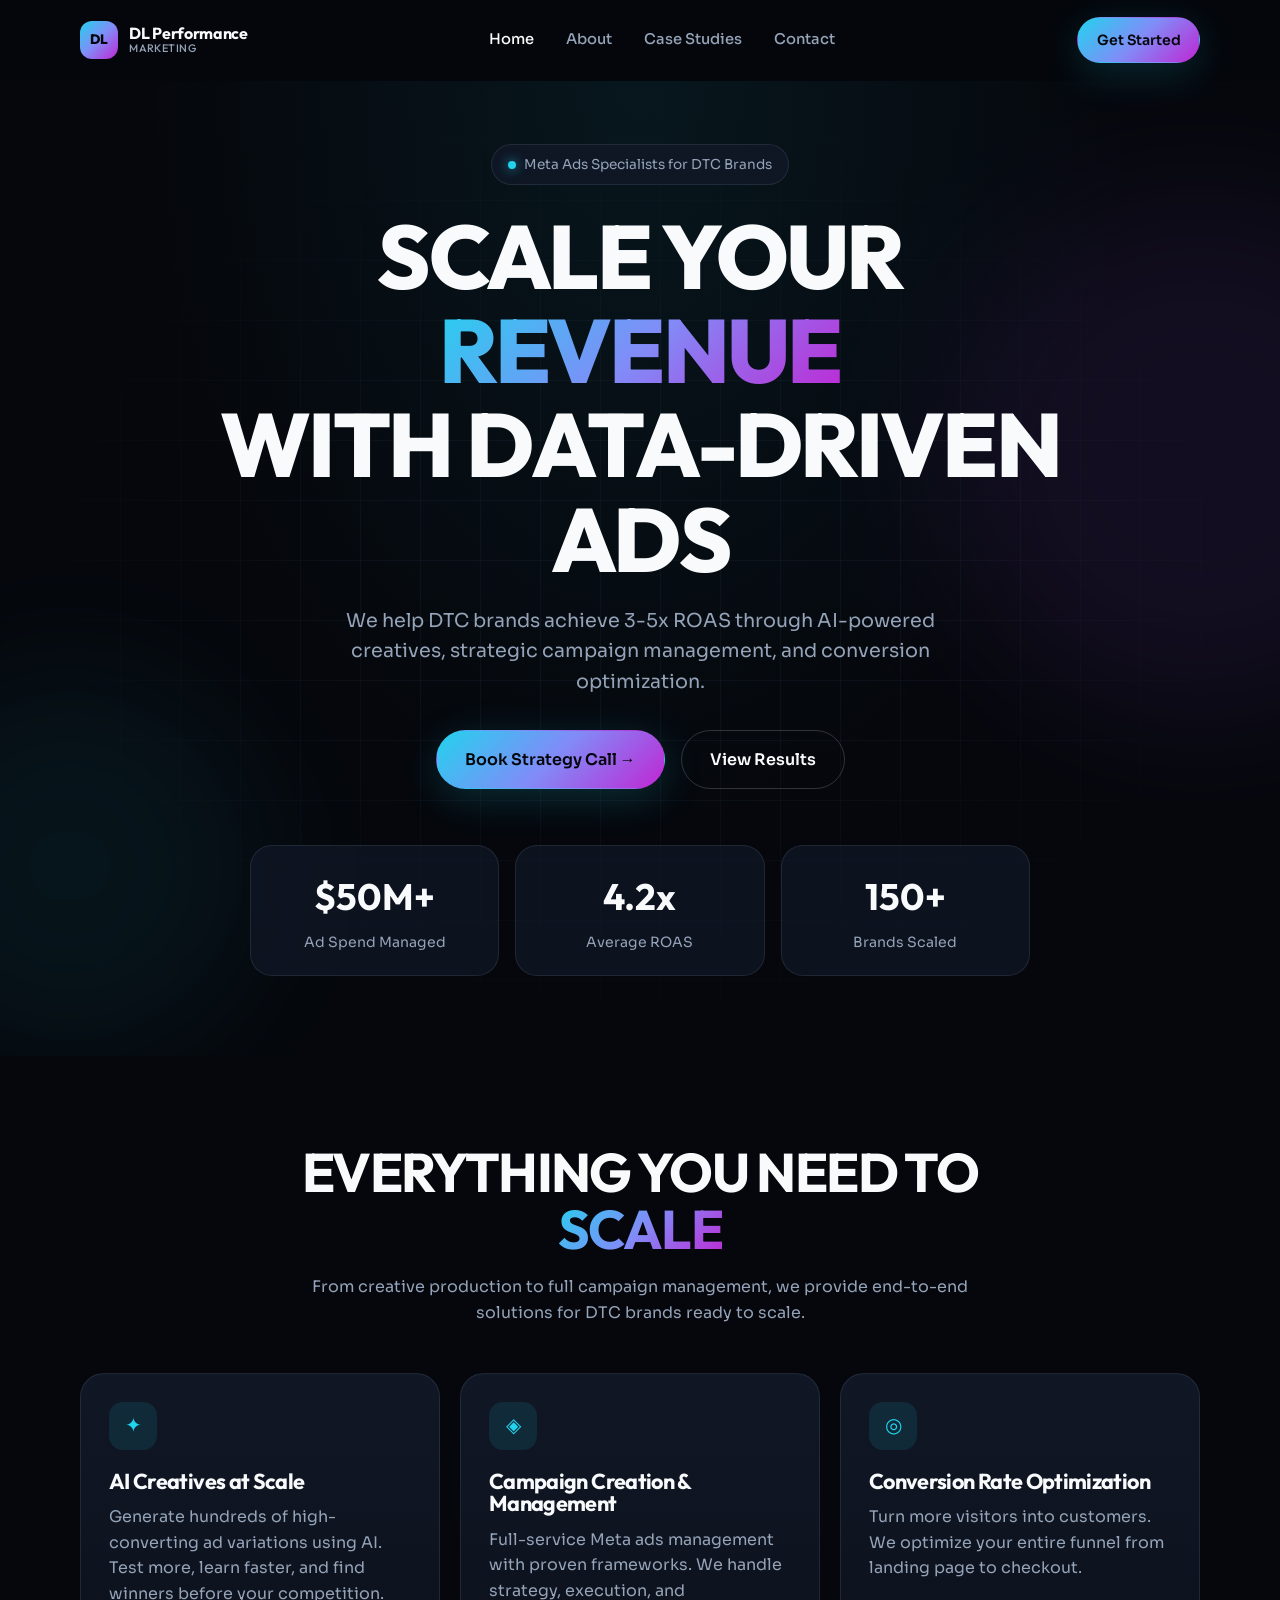
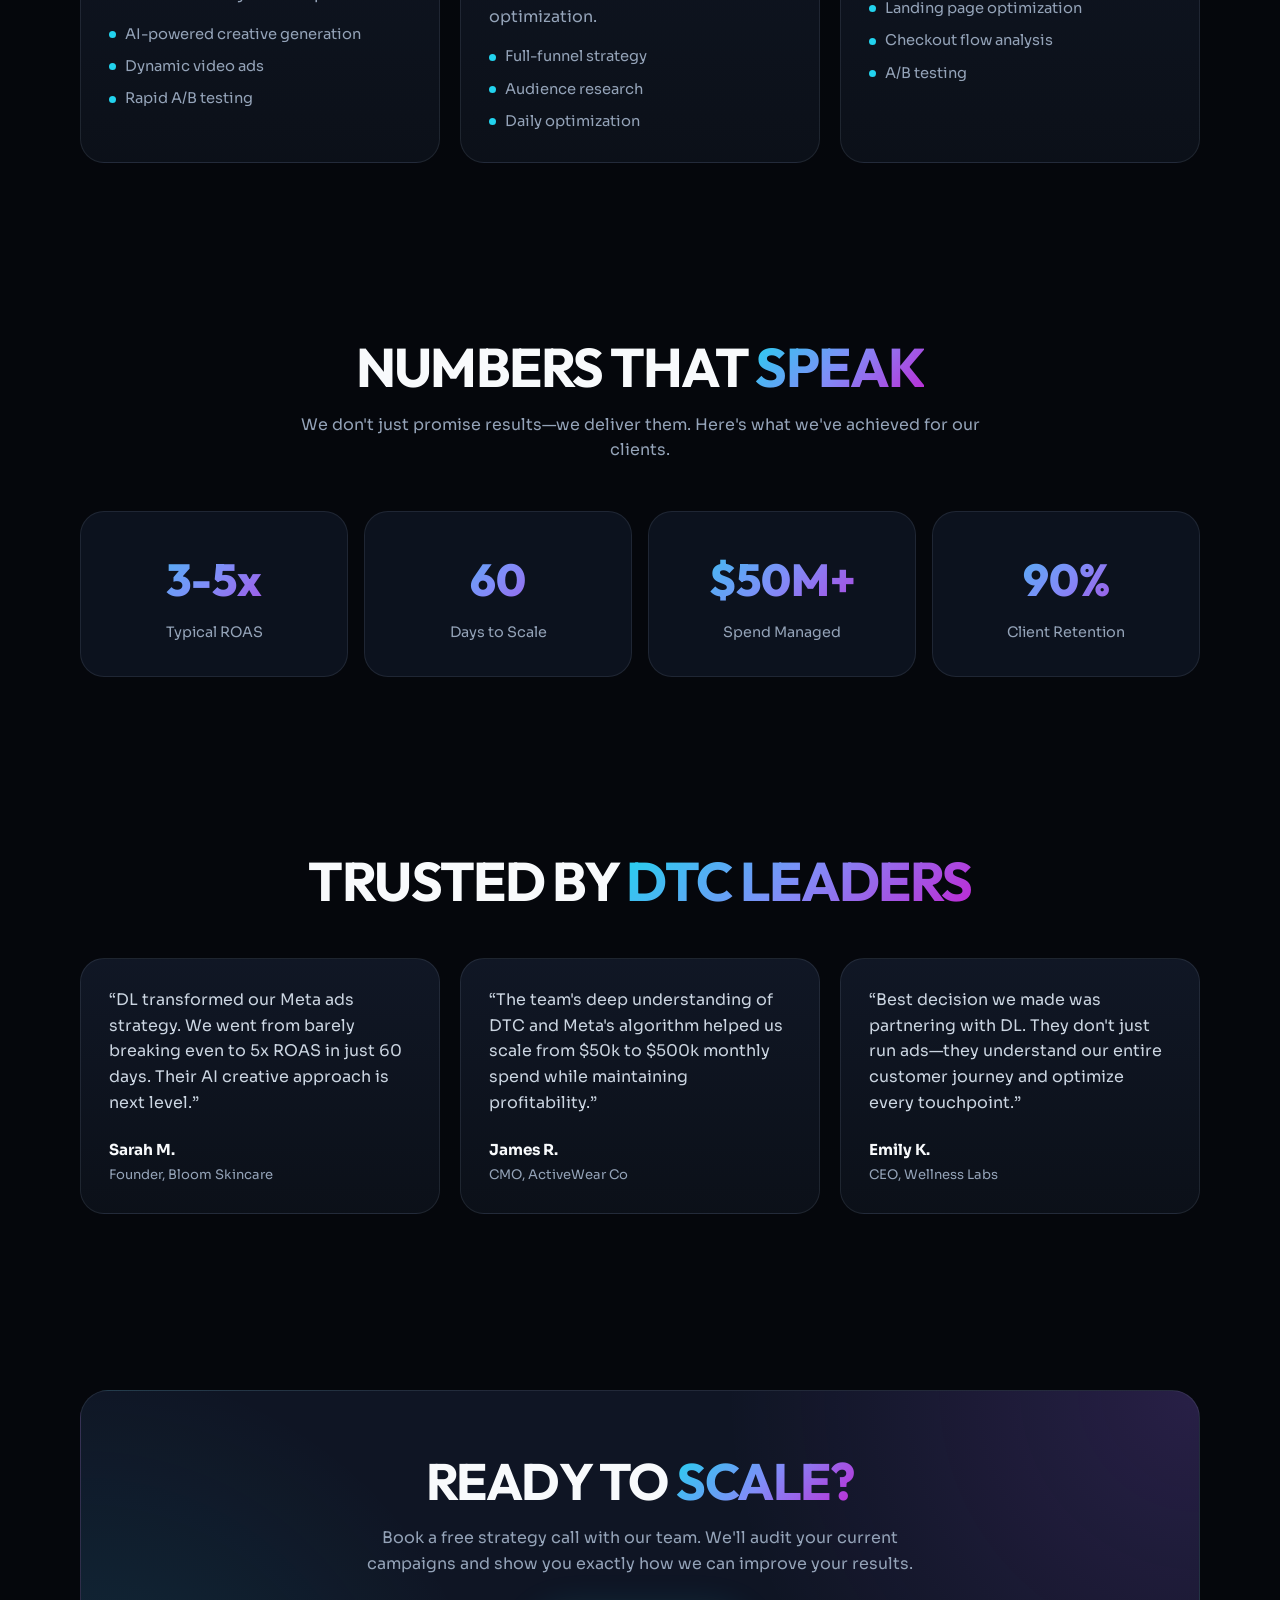
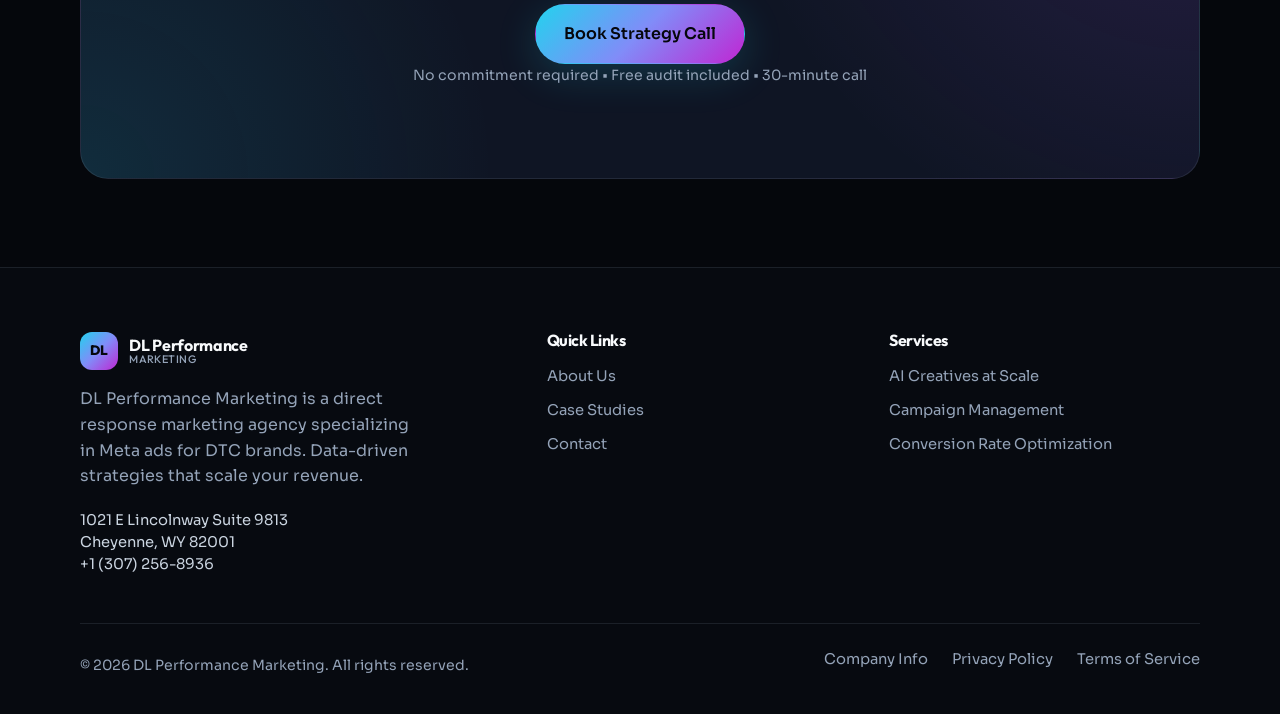
<file: index.html>
<!DOCTYPE html>
<html lang="en">
<head>
  <meta charset="UTF-8" />
  <meta name="viewport" content="width=device-width, initial-scale=1.0" />
  <title>DL Performance Marketing | DTC Meta Ads Agency</title>
  <meta name="description" content="DL Performance Marketing is a direct response marketing agency specializing in Meta ads for DTC brands. AI creatives, campaign management, and CRO to scale your revenue." />
  <meta name="facebook-domain-verification" content="yo9x8bfo2abonng88zv33vabenjwg5" />
  <link rel="icon" href="/favicon.svg" type="image/svg+xml" />
  <link rel="stylesheet" href="/assets/css/styles.css" />
</head>
<body>
  <header class="site-header">
    <div class="container nav">
      <a class="logo" href="/">
        <span class="logo-mark">DL</span>
        <span class="logo-text">
          <strong>DL Performance</strong>
          <span>Marketing</span>
        </span>
      </a>
      <nav class="nav-links">
        <a class="active" href="/">Home</a>
        <a href="/about.html">About</a>
        <a href="/case-studies.html">Case Studies</a>
        <a href="/contact.html">Contact</a>
      </nav>
      <a class="btn btn-primary btn-sm nav-cta" href="/contact.html">Get Started</a>
      <button class="nav-toggle" aria-label="Open menu"><span></span></button>
    </div>
  </header>

  <main>
    <section class="hero">
      <div class="hero-bg"></div>
      <div class="orb orb-1"></div>
      <div class="orb orb-2"></div>
      <div class="container hero-content">
        <div class="eyebrow"><span class="eyebrow-dot"></span> Meta Ads Specialists for DTC Brands</div>
        <h1>Scale Your <span class="gradient-text">Revenue</span><br />With Data-Driven Ads</h1>
        <p class="lead">We help DTC brands achieve 3-5x ROAS through AI-powered creatives, strategic campaign management, and conversion optimization.</p>
        <div class="hero-actions">
          <a class="btn btn-primary btn-lg" href="/contact.html">Book Strategy Call →</a>
          <a class="btn btn-outline btn-lg" href="/case-studies.html">View Results</a>
        </div>
        <div class="stats">
          <div class="stat-card">
            <div class="value">$50M+</div>
            <div class="label">Ad Spend Managed</div>
          </div>
          <div class="stat-card">
            <div class="value">4.2x</div>
            <div class="label">Average ROAS</div>
          </div>
          <div class="stat-card">
            <div class="value">150+</div>
            <div class="label">Brands Scaled</div>
          </div>
        </div>
      </div>
    </section>

    <section class="section">
      <div class="container">
        <div class="section-header">
          <h2>Everything You Need To <span class="gradient-text">Scale</span></h2>
          <p>From creative production to full campaign management, we provide end-to-end solutions for DTC brands ready to scale.</p>
        </div>
        <div class="cards-3">
          <article class="service-card">
            <div class="icon-badge">✦</div>
            <h3>AI Creatives at Scale</h3>
            <p>Generate hundreds of high-converting ad variations using AI. Test more, learn faster, and find winners before your competition.</p>
            <ul class="feature-list">
              <li>AI-powered creative generation</li>
              <li>Dynamic video ads</li>
              <li>Rapid A/B testing</li>
            </ul>
          </article>
          <article class="service-card">
            <div class="icon-badge">◈</div>
            <h3>Campaign Creation &amp; Management</h3>
            <p>Full-service Meta ads management with proven frameworks. We handle strategy, execution, and optimization.</p>
            <ul class="feature-list">
              <li>Full-funnel strategy</li>
              <li>Audience research</li>
              <li>Daily optimization</li>
            </ul>
          </article>
          <article class="service-card">
            <div class="icon-badge">◎</div>
            <h3>Conversion Rate Optimization</h3>
            <p>Turn more visitors into customers. We optimize your entire funnel from landing page to checkout.</p>
            <ul class="feature-list">
              <li>Landing page optimization</li>
              <li>Checkout flow analysis</li>
              <li>A/B testing</li>
            </ul>
          </article>
        </div>
      </div>
    </section>

    <section class="section">
      <div class="container">
        <div class="section-header">
          <h2>Numbers That <span class="gradient-text">Speak</span></h2>
          <p>We don't just promise results—we deliver them. Here's what we've achieved for our clients.</p>
        </div>
        <div class="metrics-grid">
          <div class="metric-card">
            <div class="value">3-5x</div>
            <div class="label">Typical ROAS</div>
          </div>
          <div class="metric-card">
            <div class="value">60</div>
            <div class="label">Days to Scale</div>
          </div>
          <div class="metric-card">
            <div class="value">$50M+</div>
            <div class="label">Spend Managed</div>
          </div>
          <div class="metric-card">
            <div class="value">90%</div>
            <div class="label">Client Retention</div>
          </div>
        </div>
      </div>
    </section>

    <section class="section">
      <div class="container">
        <div class="section-header">
          <h2>Trusted By <span class="gradient-text">DTC Leaders</span></h2>
        </div>
        <div class="testimonials">
          <article class="testimonial-card">
            <p>“DL transformed our Meta ads strategy. We went from barely breaking even to 5x ROAS in just 60 days. Their AI creative approach is next level.”</p>
            <div class="testimonial-author">
              <strong>Sarah M.</strong>
              <span>Founder, Bloom Skincare</span>
            </div>
          </article>
          <article class="testimonial-card">
            <p>“The team's deep understanding of DTC and Meta's algorithm helped us scale from $50k to $500k monthly spend while maintaining profitability.”</p>
            <div class="testimonial-author">
              <strong>James R.</strong>
              <span>CMO, ActiveWear Co</span>
            </div>
          </article>
          <article class="testimonial-card">
            <p>“Best decision we made was partnering with DL. They don't just run ads—they understand our entire customer journey and optimize every touchpoint.”</p>
            <div class="testimonial-author">
              <strong>Emily K.</strong>
              <span>CEO, Wellness Labs</span>
            </div>
          </article>
        </div>
      </div>
    </section>

    <section class="section cta-band">
      <div class="container">
        <div class="cta-panel">
          <h2>Ready To <span class="gradient-text">Scale?</span></h2>
          <p>Book a free strategy call with our team. We'll audit your current campaigns and show you exactly how we can improve your results.</p>
          <a class="btn btn-primary btn-lg" href="/contact.html">Book Strategy Call</a>
          <p class="cta-note">No commitment required • Free audit included • 30-minute call</p>
        </div>
      </div>
    </section>
  </main>

  <footer class="site-footer">
    <div class="container">
      <div class="footer-grid">
        <div class="footer-brand">
          <a class="logo" href="/">
            <span class="logo-mark">DL</span>
            <span class="logo-text">
              <strong>DL Performance</strong>
              <span>Marketing</span>
            </span>
          </a>
          <p>DL Performance Marketing is a direct response marketing agency specializing in Meta ads for DTC brands. Data-driven strategies that scale your revenue.</p>
          <p class="address">1021 E Lincolnway Suite 9813<br />Cheyenne, WY 82001<br /><a href="tel:+13072568936">+1 (307) 256-8936</a></p>
        </div>
        <div class="footer-col">
          <h4>Quick Links</h4>
          <a href="/about.html">About Us</a>
          <a href="/case-studies.html">Case Studies</a>
          <a href="/contact.html">Contact</a>
        </div>
        <div class="footer-col">
          <h4>Services</h4>
          <a href="/#services">AI Creatives at Scale</a>
          <a href="/#services">Campaign Management</a>
          <a href="/#services">Conversion Rate Optimization</a>
        </div>
      </div>
      <div class="footer-bottom">
        <p>© <span id="year"></span> DL Performance Marketing. All rights reserved.</p>
        <div class="footer-bottom-links">
          <a href="/legal/company-information.html">Company Info</a>
          <a href="/legal/privacy-policy.html">Privacy Policy</a>
          <a href="/legal/terms-and-conditions.html">Terms of Service</a>
        </div>
      </div>
    </div>
  </footer>

  <script>
    document.getElementById("year").textContent = new Date().getFullYear();
  </script>
  <script src="/assets/js/main.js"></script>
</body>
</html>
</file>
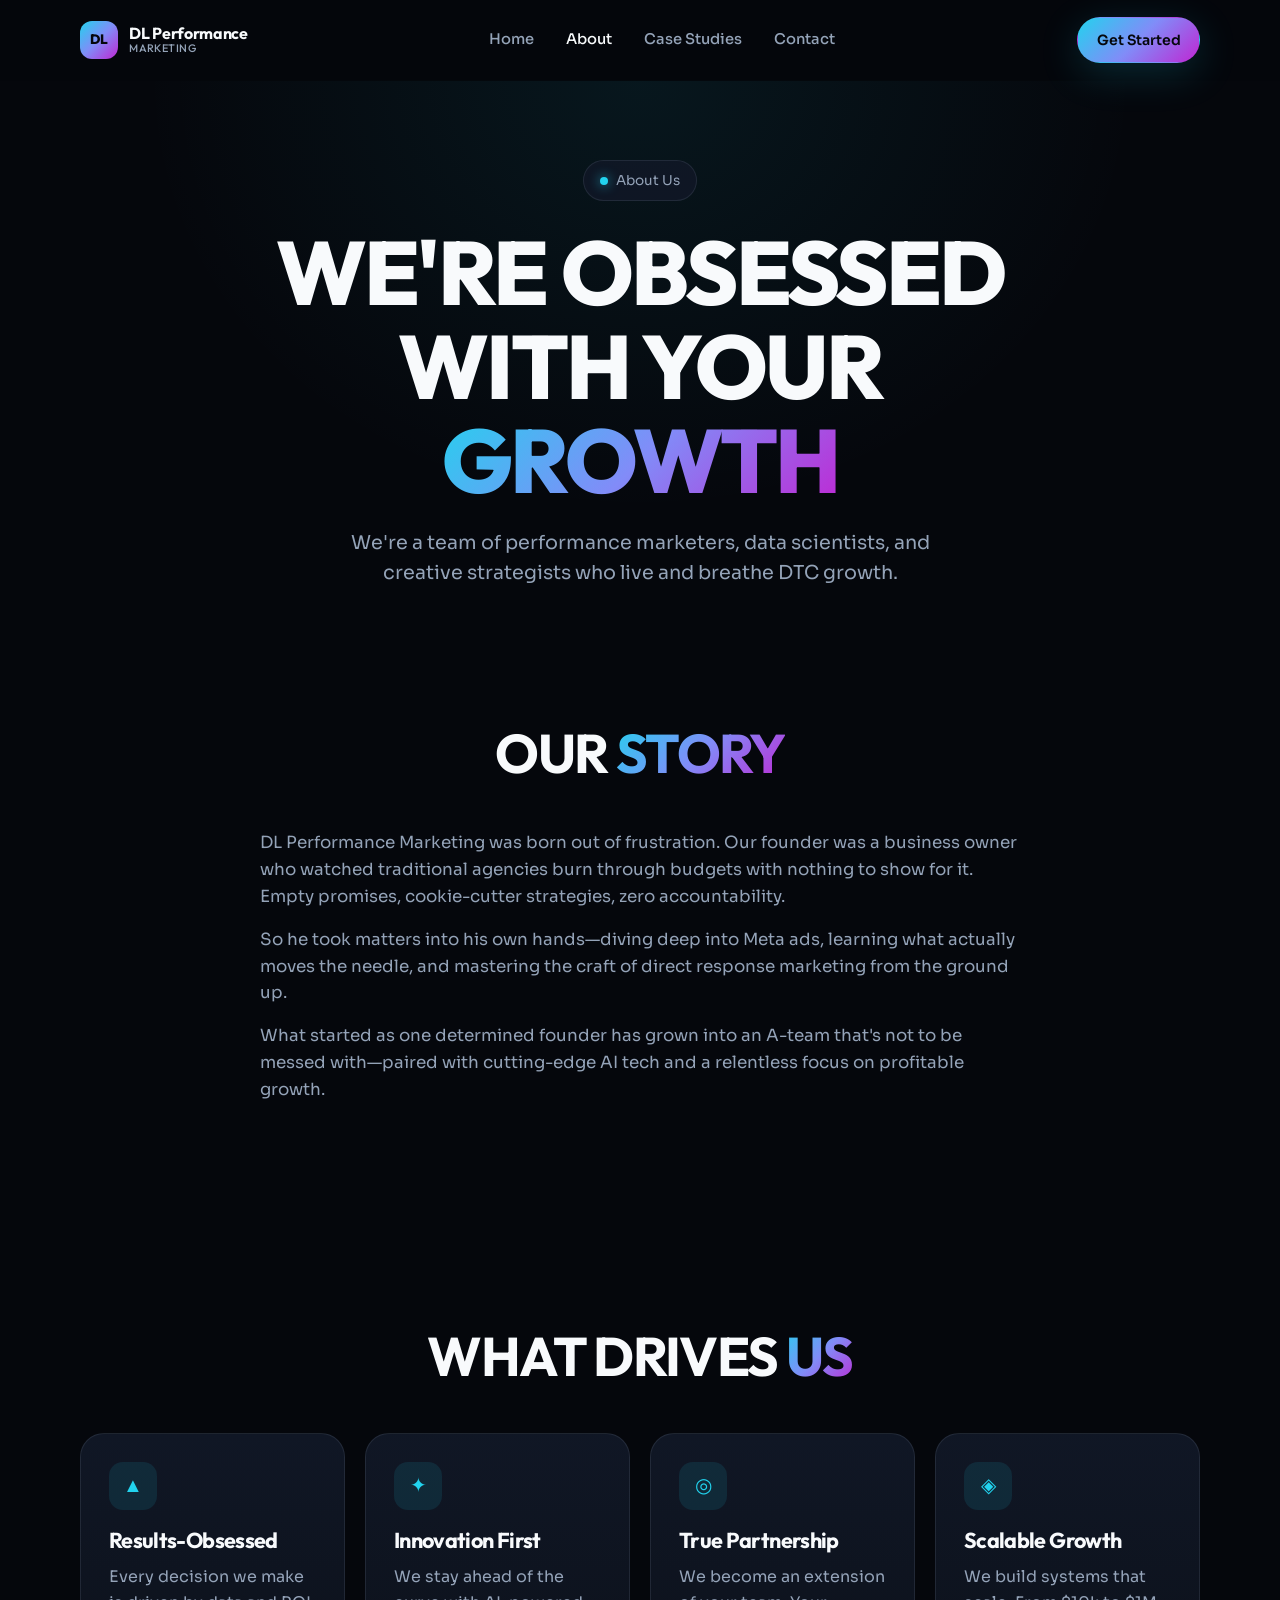
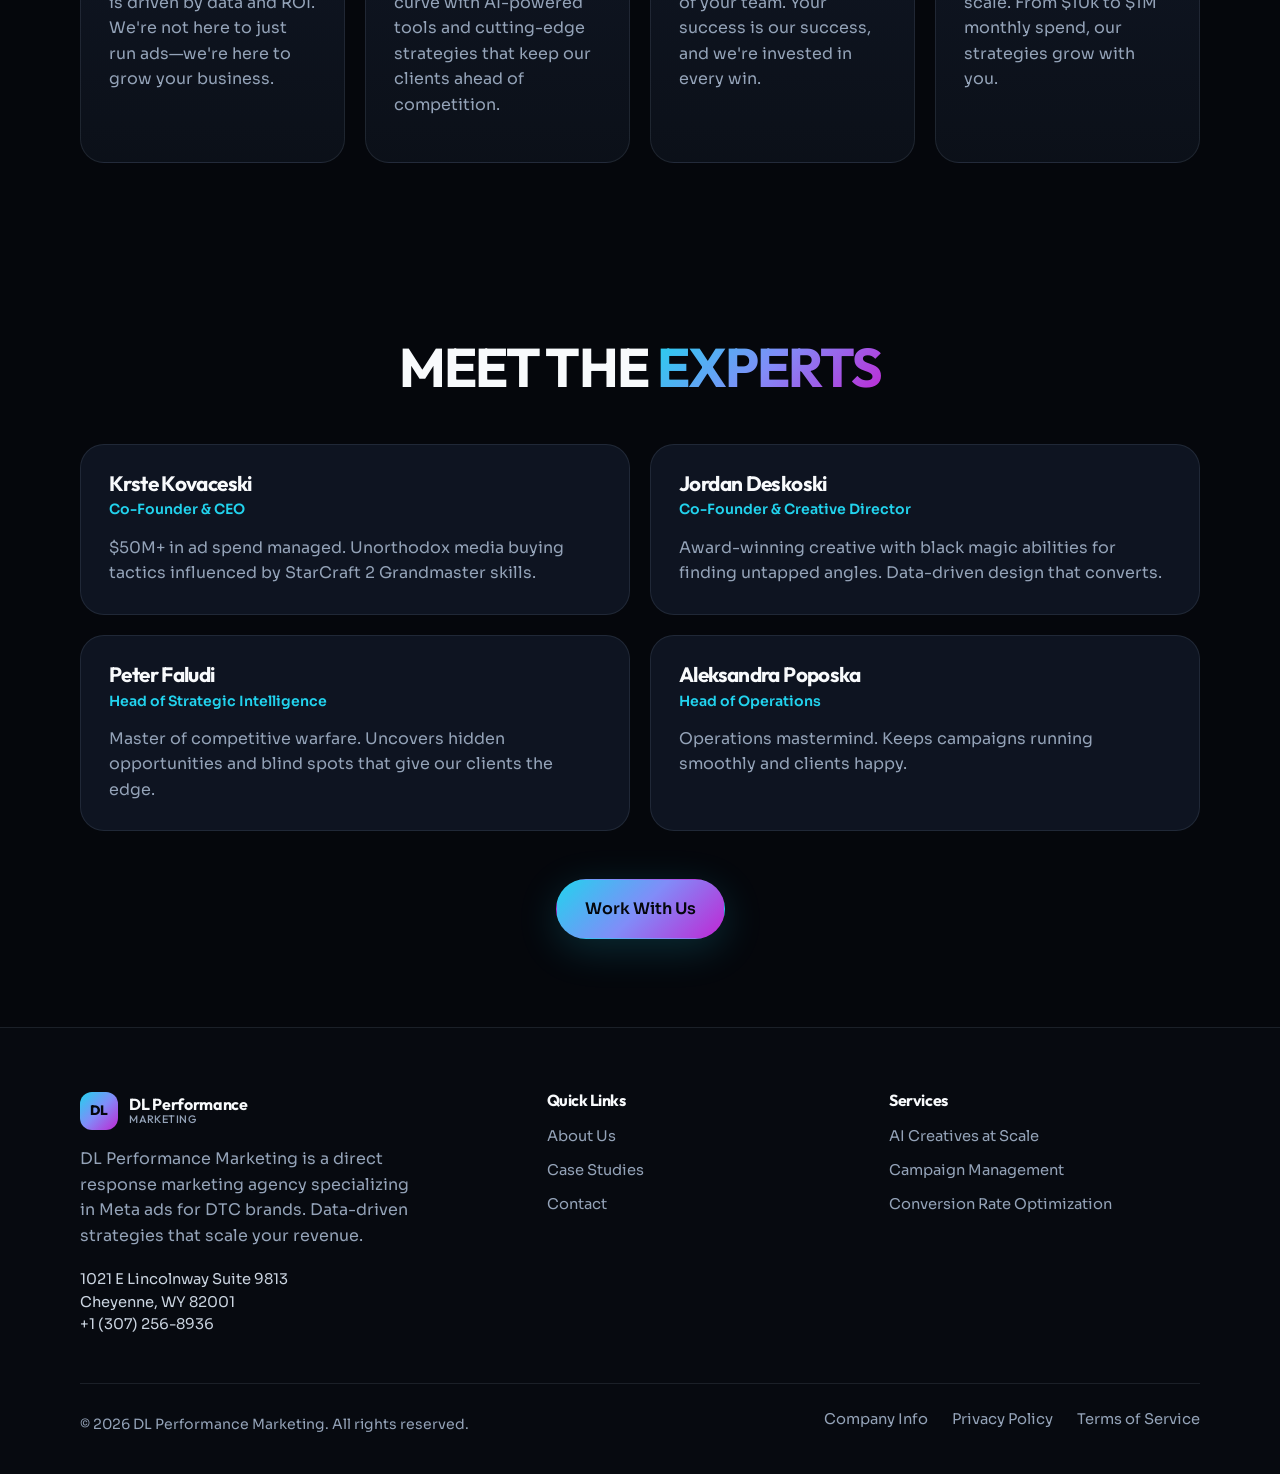
<file: about.html>
<!DOCTYPE html>
<html lang="en">
<head>
  <meta charset="UTF-8" />
  <meta name="viewport" content="width=device-width, initial-scale=1.0" />
  <title>About | DL Performance Marketing</title>
  <meta name="description" content="We're a team of performance marketers, data scientists, and creative strategists who live and breathe DTC growth." />
  <link rel="icon" href="/favicon.svg" type="image/svg+xml" />
  <link rel="stylesheet" href="/assets/css/styles.css" />
</head>
<body>
  <header class="site-header">
    <div class="container nav">
      <a class="logo" href="/">
        <span class="logo-mark">DL</span>
        <span class="logo-text">
          <strong>DL Performance</strong>
          <span>Marketing</span>
        </span>
      </a>
      <nav class="nav-links">
        <a href="/">Home</a>
        <a class="active" href="/about.html">About</a>
        <a href="/case-studies.html">Case Studies</a>
        <a href="/contact.html">Contact</a>
      </nav>
      <a class="btn btn-primary btn-sm nav-cta" href="/contact.html">Get Started</a>
      <button class="nav-toggle" aria-label="Open menu"><span></span></button>
    </div>
  </header>

  <main>
    <section class="page-hero">
      <div class="page-glow"></div>
      <div class="container page-hero-content">
        <div class="eyebrow"><span class="eyebrow-dot"></span> About Us</div>
        <h1>We're Obsessed With Your <span class="gradient-text">Growth</span></h1>
        <p class="lead">We're a team of performance marketers, data scientists, and creative strategists who live and breathe DTC growth.</p>
      </div>
    </section>

    <section class="section">
      <div class="container">
        <div class="section-header">
          <h2>Our <span class="gradient-text">Story</span></h2>
        </div>
        <div class="story-block">
          <p>DL Performance Marketing was born out of frustration. Our founder was a business owner who watched traditional agencies burn through budgets with nothing to show for it. Empty promises, cookie-cutter strategies, zero accountability.</p>
          <p>So he took matters into his own hands—diving deep into Meta ads, learning what actually moves the needle, and mastering the craft of direct response marketing from the ground up.</p>
          <p>What started as one determined founder has grown into an A-team that's not to be messed with—paired with cutting-edge AI tech and a relentless focus on profitable growth.</p>
        </div>
      </div>
    </section>

    <section class="section">
      <div class="container">
        <div class="section-header">
          <h2>What Drives <span class="gradient-text">Us</span></h2>
        </div>
        <div class="cards-4">
          <article class="value-card">
            <div class="icon-badge">▲</div>
            <h3>Results-Obsessed</h3>
            <p>Every decision we make is driven by data and ROI. We're not here to just run ads—we're here to grow your business.</p>
          </article>
          <article class="value-card">
            <div class="icon-badge">✦</div>
            <h3>Innovation First</h3>
            <p>We stay ahead of the curve with AI-powered tools and cutting-edge strategies that keep our clients ahead of competition.</p>
          </article>
          <article class="value-card">
            <div class="icon-badge">◎</div>
            <h3>True Partnership</h3>
            <p>We become an extension of your team. Your success is our success, and we're invested in every win.</p>
          </article>
          <article class="value-card">
            <div class="icon-badge">◈</div>
            <h3>Scalable Growth</h3>
            <p>We build systems that scale. From $10k to $1M monthly spend, our strategies grow with you.</p>
          </article>
        </div>
      </div>
    </section>

    <section class="section">
      <div class="container">
        <div class="section-header">
          <h2>Meet The <span class="gradient-text">Experts</span></h2>
        </div>
        <div class="team-grid">
          <article class="team-card">
            <h3>Krste Kovaceski</h3>
            <div class="role">Co-Founder &amp; CEO</div>
            <p>$50M+ in ad spend managed. Unorthodox media buying tactics influenced by StarCraft 2 Grandmaster skills.</p>
          </article>
          <article class="team-card">
            <h3>Jordan Deskoski</h3>
            <div class="role">Co-Founder &amp; Creative Director</div>
            <p>Award-winning creative with black magic abilities for finding untapped angles. Data-driven design that converts.</p>
          </article>
          <article class="team-card">
            <h3>Peter Faludi</h3>
            <div class="role">Head of Strategic Intelligence</div>
            <p>Master of competitive warfare. Uncovers hidden opportunities and blind spots that give our clients the edge.</p>
          </article>
          <article class="team-card">
            <h3>Aleksandra Poposka</h3>
            <div class="role">Head of Operations</div>
            <p>Operations mastermind. Keeps campaigns running smoothly and clients happy.</p>
          </article>
        </div>
        <div style="text-align:center;margin-top:3rem;">
          <a class="btn btn-primary btn-lg" href="/contact.html">Work With Us</a>
        </div>
      </div>
    </section>
  </main>

  <footer class="site-footer">
    <div class="container">
      <div class="footer-grid">
        <div class="footer-brand">
          <a class="logo" href="/">
            <span class="logo-mark">DL</span>
            <span class="logo-text">
              <strong>DL Performance</strong>
              <span>Marketing</span>
            </span>
          </a>
          <p>DL Performance Marketing is a direct response marketing agency specializing in Meta ads for DTC brands. Data-driven strategies that scale your revenue.</p>
          <p class="address">1021 E Lincolnway Suite 9813<br />Cheyenne, WY 82001<br /><a href="tel:+13072568936">+1 (307) 256-8936</a></p>
        </div>
        <div class="footer-col">
          <h4>Quick Links</h4>
          <a href="/about.html">About Us</a>
          <a href="/case-studies.html">Case Studies</a>
          <a href="/contact.html">Contact</a>
        </div>
        <div class="footer-col">
          <h4>Services</h4>
          <a href="/">AI Creatives at Scale</a>
          <a href="/">Campaign Management</a>
          <a href="/">Conversion Rate Optimization</a>
        </div>
      </div>
      <div class="footer-bottom">
        <p>© <span id="year"></span> DL Performance Marketing. All rights reserved.</p>
        <div class="footer-bottom-links">
          <a href="/legal/company-information.html">Company Info</a>
          <a href="/legal/privacy-policy.html">Privacy Policy</a>
          <a href="/legal/terms-and-conditions.html">Terms of Service</a>
        </div>
      </div>
    </div>
  </footer>

  <script>
    document.getElementById("year").textContent = new Date().getFullYear();
  </script>
  <script src="/assets/js/main.js"></script>
</body>
</html>
</file>
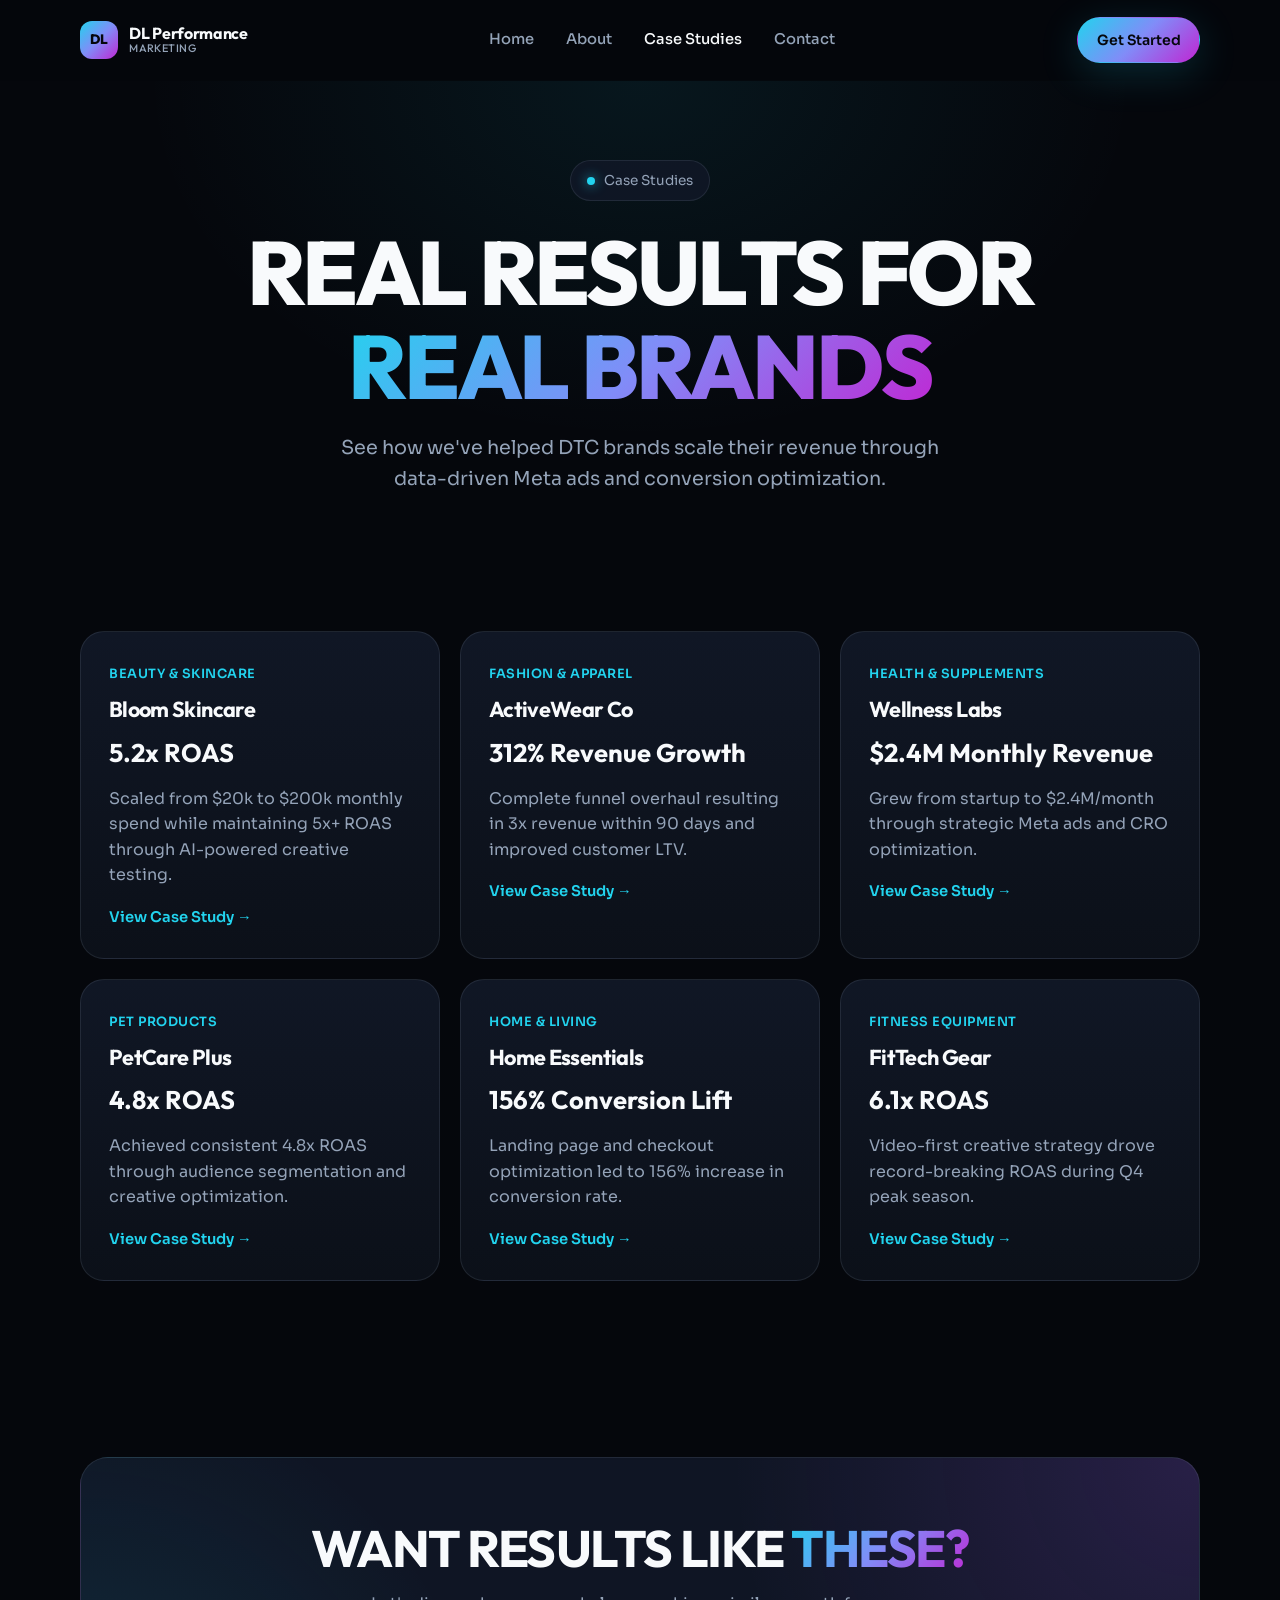
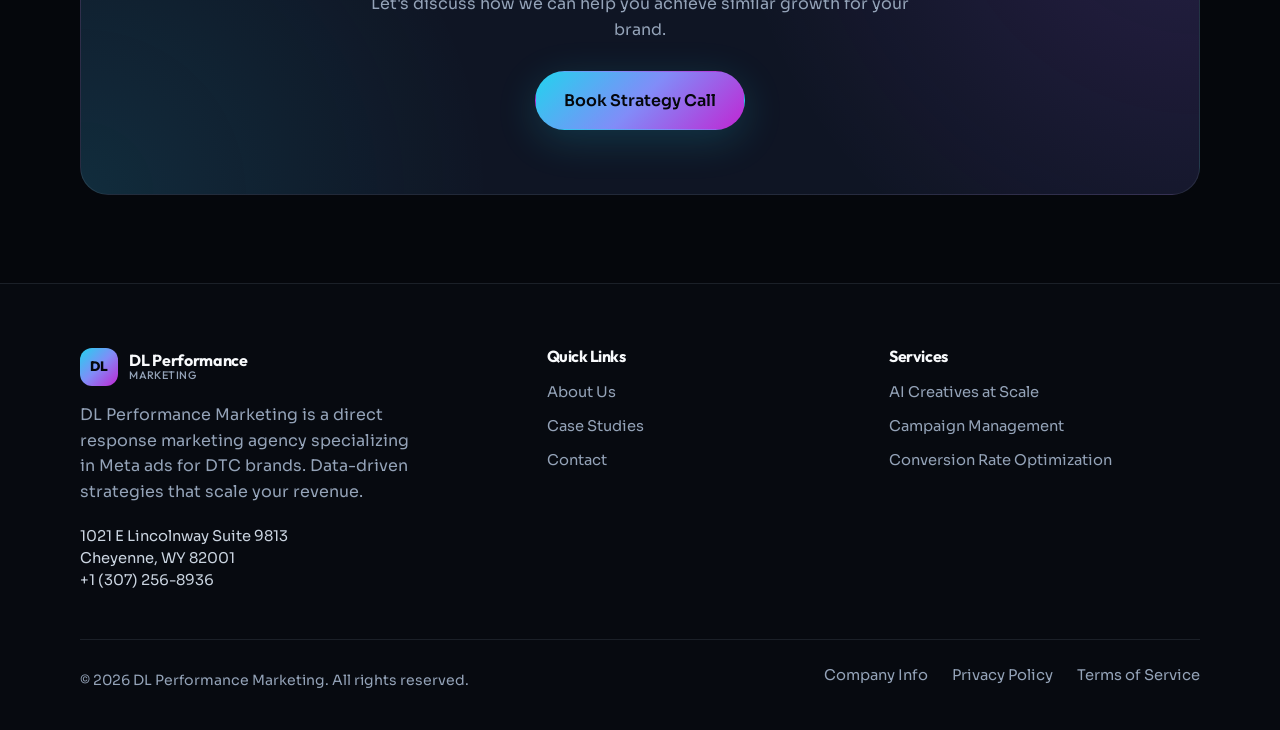
<file: case-studies.html>
<!DOCTYPE html>
<html lang="en">
<head>
  <meta charset="UTF-8" />
  <meta name="viewport" content="width=device-width, initial-scale=1.0" />
  <title>Case Studies | DL Performance Marketing</title>
  <meta name="description" content="See how we've helped DTC brands scale their revenue through data-driven Meta ads and conversion optimization." />
  <link rel="icon" href="/favicon.svg" type="image/svg+xml" />
  <link rel="stylesheet" href="/assets/css/styles.css" />
</head>
<body>
  <header class="site-header">
    <div class="container nav">
      <a class="logo" href="/">
        <span class="logo-mark">DL</span>
        <span class="logo-text">
          <strong>DL Performance</strong>
          <span>Marketing</span>
        </span>
      </a>
      <nav class="nav-links">
        <a href="/">Home</a>
        <a href="/about.html">About</a>
        <a class="active" href="/case-studies.html">Case Studies</a>
        <a href="/contact.html">Contact</a>
      </nav>
      <a class="btn btn-primary btn-sm nav-cta" href="/contact.html">Get Started</a>
      <button class="nav-toggle" aria-label="Open menu"><span></span></button>
    </div>
  </header>

  <main>
    <section class="page-hero">
      <div class="page-glow"></div>
      <div class="container page-hero-content">
        <div class="eyebrow"><span class="eyebrow-dot"></span> Case Studies</div>
        <h1>Real Results For <span class="gradient-text">Real Brands</span></h1>
        <p class="lead">See how we've helped DTC brands scale their revenue through data-driven Meta ads and conversion optimization.</p>
      </div>
    </section>

    <section class="section">
      <div class="container">
        <div class="case-grid">
          <article class="case-card">
            <div class="tag">Beauty &amp; Skincare</div>
            <h3>Bloom Skincare</h3>
            <div class="result">5.2x ROAS</div>
            <p>Scaled from $20k to $200k monthly spend while maintaining 5x+ ROAS through AI-powered creative testing.</p>
            <a class="link" href="/contact.html">View Case Study →</a>
          </article>
          <article class="case-card">
            <div class="tag">Fashion &amp; Apparel</div>
            <h3>ActiveWear Co</h3>
            <div class="result">312% Revenue Growth</div>
            <p>Complete funnel overhaul resulting in 3x revenue within 90 days and improved customer LTV.</p>
            <a class="link" href="/contact.html">View Case Study →</a>
          </article>
          <article class="case-card">
            <div class="tag">Health &amp; Supplements</div>
            <h3>Wellness Labs</h3>
            <div class="result">$2.4M Monthly Revenue</div>
            <p>Grew from startup to $2.4M/month through strategic Meta ads and CRO optimization.</p>
            <a class="link" href="/contact.html">View Case Study →</a>
          </article>
          <article class="case-card">
            <div class="tag">Pet Products</div>
            <h3>PetCare Plus</h3>
            <div class="result">4.8x ROAS</div>
            <p>Achieved consistent 4.8x ROAS through audience segmentation and creative optimization.</p>
            <a class="link" href="/contact.html">View Case Study →</a>
          </article>
          <article class="case-card">
            <div class="tag">Home &amp; Living</div>
            <h3>Home Essentials</h3>
            <div class="result">156% Conversion Lift</div>
            <p>Landing page and checkout optimization led to 156% increase in conversion rate.</p>
            <a class="link" href="/contact.html">View Case Study →</a>
          </article>
          <article class="case-card">
            <div class="tag">Fitness Equipment</div>
            <h3>FitTech Gear</h3>
            <div class="result">6.1x ROAS</div>
            <p>Video-first creative strategy drove record-breaking ROAS during Q4 peak season.</p>
            <a class="link" href="/contact.html">View Case Study →</a>
          </article>
        </div>
      </div>
    </section>

    <section class="section cta-band">
      <div class="container">
        <div class="cta-panel">
          <h2>Want Results Like <span class="gradient-text">These?</span></h2>
          <p>Let's discuss how we can help you achieve similar growth for your brand.</p>
          <a class="btn btn-primary btn-lg" href="/contact.html">Book Strategy Call</a>
        </div>
      </div>
    </section>
  </main>

  <footer class="site-footer">
    <div class="container">
      <div class="footer-grid">
        <div class="footer-brand">
          <a class="logo" href="/">
            <span class="logo-mark">DL</span>
            <span class="logo-text">
              <strong>DL Performance</strong>
              <span>Marketing</span>
            </span>
          </a>
          <p>DL Performance Marketing is a direct response marketing agency specializing in Meta ads for DTC brands. Data-driven strategies that scale your revenue.</p>
          <p class="address">1021 E Lincolnway Suite 9813<br />Cheyenne, WY 82001<br /><a href="tel:+13072568936">+1 (307) 256-8936</a></p>
        </div>
        <div class="footer-col">
          <h4>Quick Links</h4>
          <a href="/about.html">About Us</a>
          <a href="/case-studies.html">Case Studies</a>
          <a href="/contact.html">Contact</a>
        </div>
        <div class="footer-col">
          <h4>Services</h4>
          <a href="/">AI Creatives at Scale</a>
          <a href="/">Campaign Management</a>
          <a href="/">Conversion Rate Optimization</a>
        </div>
      </div>
      <div class="footer-bottom">
        <p>© <span id="year"></span> DL Performance Marketing. All rights reserved.</p>
        <div class="footer-bottom-links">
          <a href="/legal/company-information.html">Company Info</a>
          <a href="/legal/privacy-policy.html">Privacy Policy</a>
          <a href="/legal/terms-and-conditions.html">Terms of Service</a>
        </div>
      </div>
    </div>
  </footer>

  <script>
    document.getElementById("year").textContent = new Date().getFullYear();
  </script>
  <script src="/assets/js/main.js"></script>
</body>
</html>
</file>
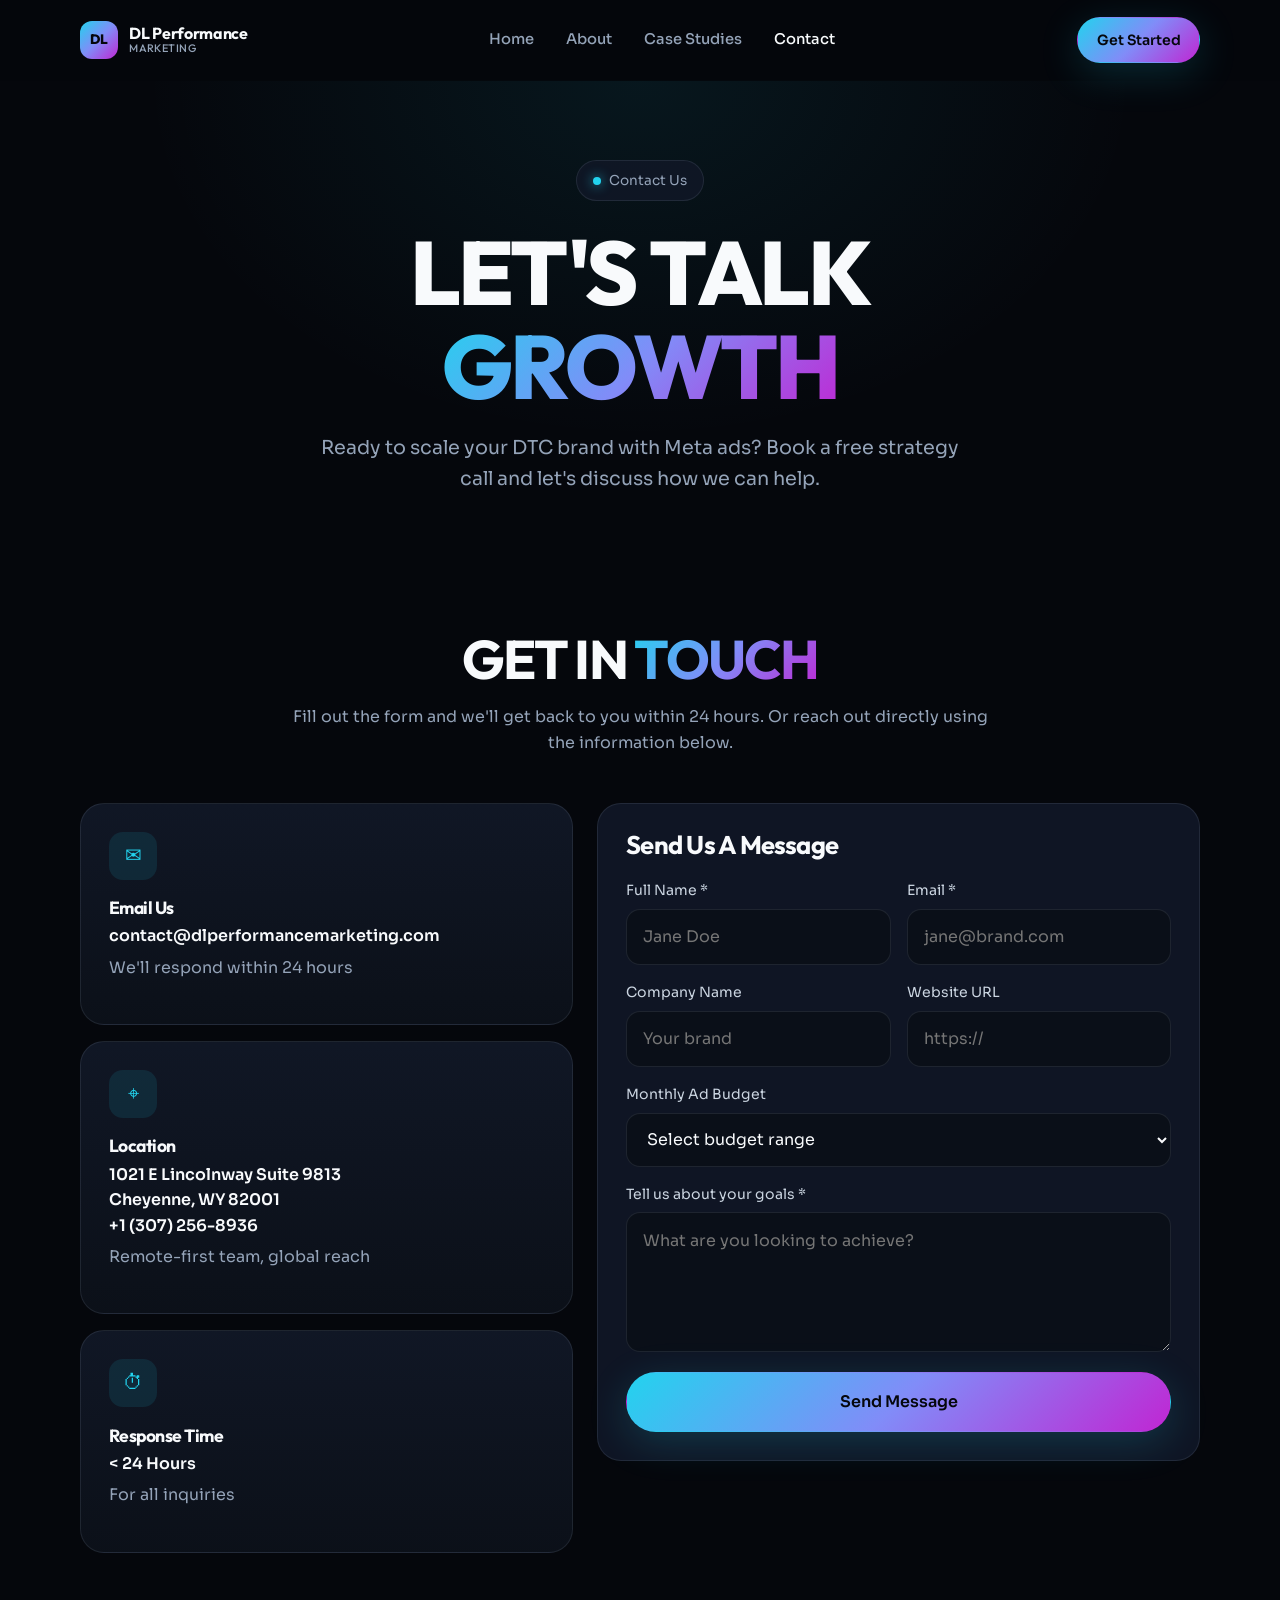
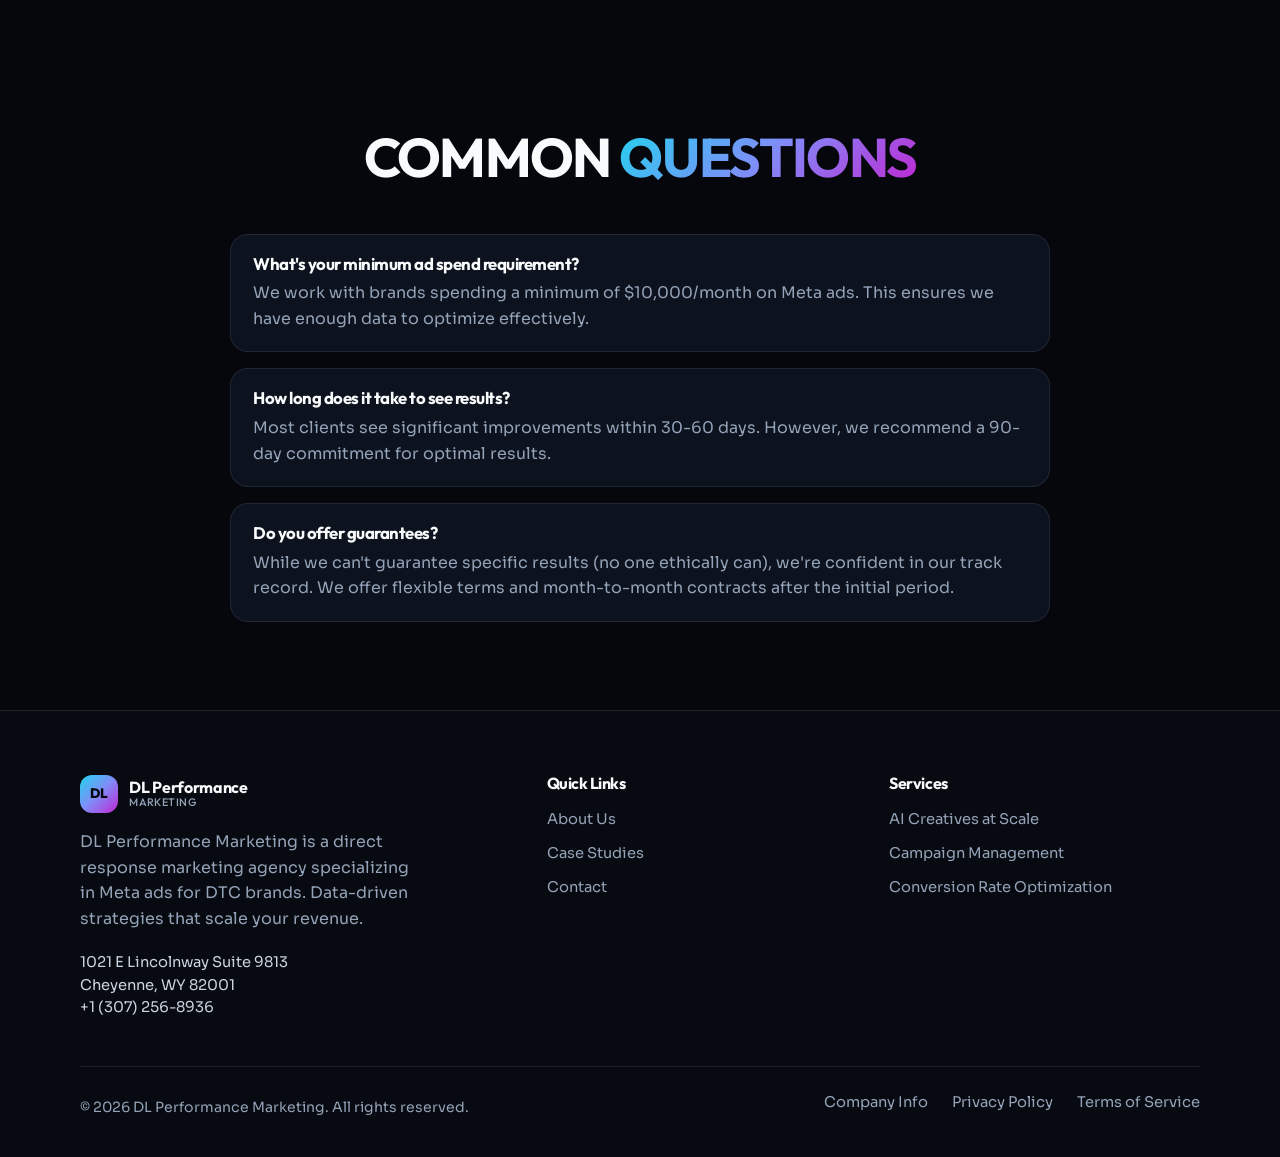
<file: contact.html>
<!DOCTYPE html>
<html lang="en">
<head>
  <meta charset="UTF-8" />
  <meta name="viewport" content="width=device-width, initial-scale=1.0" />
  <title>Contact | DL Performance Marketing</title>
  <meta name="description" content="Ready to scale your DTC brand with Meta ads? Book a free strategy call with DL Performance Marketing." />
  <link rel="icon" href="/favicon.svg" type="image/svg+xml" />
  <link rel="stylesheet" href="/assets/css/styles.css" />
</head>
<body>
  <header class="site-header">
    <div class="container nav">
      <a class="logo" href="/">
        <span class="logo-mark">DL</span>
        <span class="logo-text">
          <strong>DL Performance</strong>
          <span>Marketing</span>
        </span>
      </a>
      <nav class="nav-links">
        <a href="/">Home</a>
        <a href="/about.html">About</a>
        <a href="/case-studies.html">Case Studies</a>
        <a class="active" href="/contact.html">Contact</a>
      </nav>
      <a class="btn btn-primary btn-sm nav-cta" href="/contact.html">Get Started</a>
      <button class="nav-toggle" aria-label="Open menu"><span></span></button>
    </div>
  </header>

  <main>
    <section class="page-hero">
      <div class="page-glow"></div>
      <div class="container page-hero-content">
        <div class="eyebrow"><span class="eyebrow-dot"></span> Contact Us</div>
        <h1>Let's Talk <span class="gradient-text">Growth</span></h1>
        <p class="lead">Ready to scale your DTC brand with Meta ads? Book a free strategy call and let's discuss how we can help.</p>
      </div>
    </section>

    <section class="section">
      <div class="container">
        <div class="section-header">
          <h2>Get In <span class="gradient-text">Touch</span></h2>
          <p>Fill out the form and we'll get back to you within 24 hours. Or reach out directly using the information below.</p>
        </div>

        <div class="contact-layout">
          <div class="contact-details">
            <article class="info-card">
              <div class="icon-badge">✉</div>
              <h3>Email Us</h3>
              <p class="detail">contact@dlperformancemarketing.com</p>
              <p>We'll respond within 24 hours</p>
            </article>
            <article class="info-card">
              <div class="icon-badge">⌖</div>
              <h3>Location</h3>
              <p class="detail">1021 E Lincolnway Suite 9813<br />Cheyenne, WY 82001<br /><a href="tel:+13072568936">+1 (307) 256-8936</a></p>
              <p>Remote-first team, global reach</p>
            </article>
            <article class="info-card">
              <div class="icon-badge">⏱</div>
              <h3>Response Time</h3>
              <p class="detail">&lt; 24 Hours</p>
              <p>For all inquiries</p>
            </article>
          </div>

          <div class="form-card">
            <h2 style="font-size:1.6rem;margin-bottom:1.25rem;">Send Us A Message</h2>
            <form id="contact-form">
              <div class="form-grid">
                <div class="form-field">
                  <label for="name">Full Name *</label>
                  <input id="name" name="name" required maxlength="100" placeholder="Jane Doe" />
                </div>
                <div class="form-field">
                  <label for="email">Email *</label>
                  <input id="email" name="email" type="email" required maxlength="255" placeholder="jane@brand.com" />
                </div>
                <div class="form-field">
                  <label for="company">Company Name</label>
                  <input id="company" name="company" maxlength="100" placeholder="Your brand" />
                </div>
                <div class="form-field">
                  <label for="website">Website URL</label>
                  <input id="website" name="website" type="url" placeholder="https://" />
                </div>
                <div class="form-field full">
                  <label for="budget">Monthly Ad Budget</label>
                  <select id="budget" name="budget">
                    <option value="">Select budget range</option>
                    <option>$10,000 - $25,000</option>
                    <option>$25,000 - $50,000</option>
                    <option>$50,000 - $100,000</option>
                    <option>$100,000+</option>
                  </select>
                </div>
                <div class="form-field full">
                  <label for="message">Tell us about your goals *</label>
                  <textarea id="message" name="message" required maxlength="2000" placeholder="What are you looking to achieve?"></textarea>
                </div>
              </div>
              <button class="btn btn-primary btn-lg" type="submit" style="margin-top:1.25rem;width:100%;">Send Message</button>
              <div id="form-status" class="form-status" role="status"></div>
            </form>
          </div>
        </div>
      </div>
    </section>

    <section class="section">
      <div class="container">
        <div class="section-header">
          <h2>Common <span class="gradient-text">Questions</span></h2>
        </div>
        <div class="faq-list">
          <article class="faq-item">
            <h3>What's your minimum ad spend requirement?</h3>
            <p>We work with brands spending a minimum of $10,000/month on Meta ads. This ensures we have enough data to optimize effectively.</p>
          </article>
          <article class="faq-item">
            <h3>How long does it take to see results?</h3>
            <p>Most clients see significant improvements within 30-60 days. However, we recommend a 90-day commitment for optimal results.</p>
          </article>
          <article class="faq-item">
            <h3>Do you offer guarantees?</h3>
            <p>While we can't guarantee specific results (no one ethically can), we're confident in our track record. We offer flexible terms and month-to-month contracts after the initial period.</p>
          </article>
        </div>
      </div>
    </section>
  </main>

  <footer class="site-footer">
    <div class="container">
      <div class="footer-grid">
        <div class="footer-brand">
          <a class="logo" href="/">
            <span class="logo-mark">DL</span>
            <span class="logo-text">
              <strong>DL Performance</strong>
              <span>Marketing</span>
            </span>
          </a>
          <p>DL Performance Marketing is a direct response marketing agency specializing in Meta ads for DTC brands. Data-driven strategies that scale your revenue.</p>
          <p class="address">1021 E Lincolnway Suite 9813<br />Cheyenne, WY 82001<br /><a href="tel:+13072568936">+1 (307) 256-8936</a></p>
        </div>
        <div class="footer-col">
          <h4>Quick Links</h4>
          <a href="/about.html">About Us</a>
          <a href="/case-studies.html">Case Studies</a>
          <a href="/contact.html">Contact</a>
        </div>
        <div class="footer-col">
          <h4>Services</h4>
          <a href="/">AI Creatives at Scale</a>
          <a href="/">Campaign Management</a>
          <a href="/">Conversion Rate Optimization</a>
        </div>
      </div>
      <div class="footer-bottom">
        <p>© <span id="year"></span> DL Performance Marketing. All rights reserved.</p>
        <div class="footer-bottom-links">
          <a href="/legal/company-information.html">Company Info</a>
          <a href="/legal/privacy-policy.html">Privacy Policy</a>
          <a href="/legal/terms-and-conditions.html">Terms of Service</a>
        </div>
      </div>
    </div>
  </footer>

  <script>
    document.getElementById("year").textContent = new Date().getFullYear();
  </script>
  <script src="/assets/js/main.js"></script>
</body>
</html>
</file>
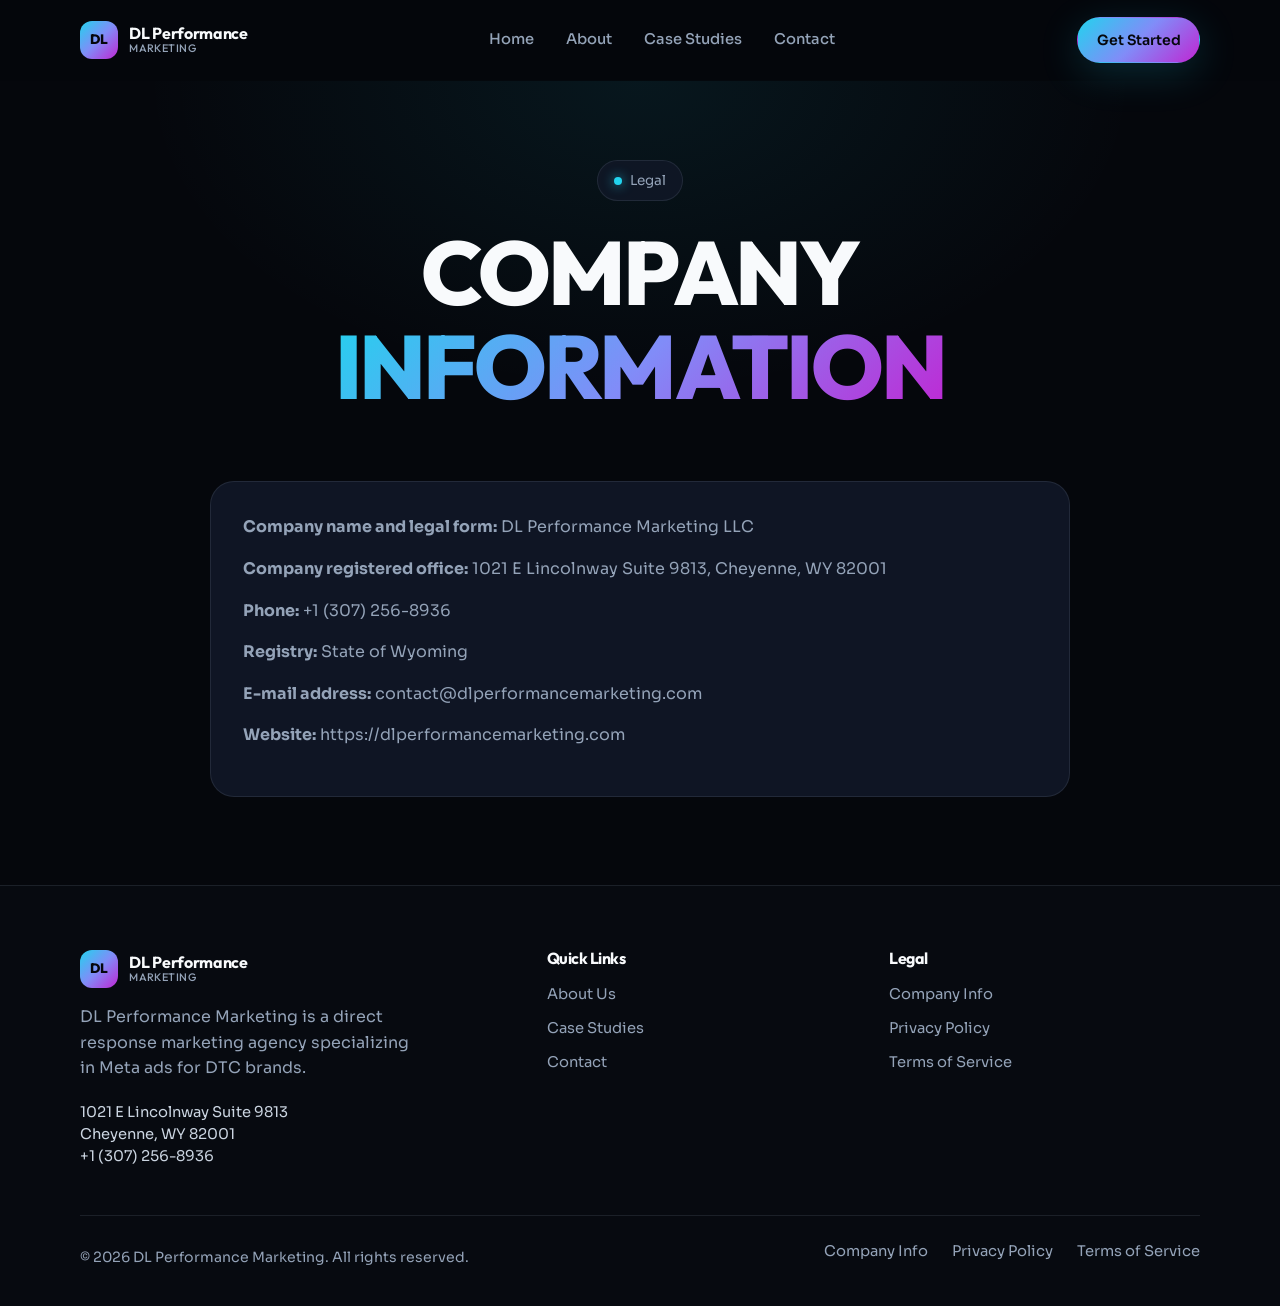
<file: legal/company-information.html>
<!DOCTYPE html>
<html lang="en">
<head>
  <meta charset="UTF-8" />
  <meta name="viewport" content="width=device-width, initial-scale=1.0" />
  <title>Company Information | DL Performance Marketing</title>
  <meta name="description" content="Company information for DL Performance Marketing." />
  <link rel="icon" href="/favicon.svg" type="image/svg+xml" />
  <link rel="stylesheet" href="/assets/css/styles.css" />
</head>
<body>
  <header class="site-header">
    <div class="container nav">
      <a class="logo" href="/">
        <span class="logo-mark">DL</span>
        <span class="logo-text">
          <strong>DL Performance</strong>
          <span>Marketing</span>
        </span>
      </a>
      <nav class="nav-links">
        <a href="/">Home</a>
        <a href="/about.html">About</a>
        <a href="/case-studies.html">Case Studies</a>
        <a href="/contact.html">Contact</a>
      </nav>
      <a class="btn btn-primary btn-sm nav-cta" href="/contact.html">Get Started</a>
      <button class="nav-toggle" aria-label="Open menu"><span></span></button>
    </div>
  </header>

  <main>
    <section class="page-hero">
      <div class="page-glow"></div>
      <div class="container page-hero-content">
        <div class="eyebrow"><span class="eyebrow-dot"></span> Legal</div>
        <h1>Company <span class="gradient-text">Information</span></h1>
      </div>
    </section>

    <section class="section" style="padding-top:0;">
      <div class="container">
        <div class="legal-card">
          <p><strong>Company name and legal form:</strong> DL Performance Marketing LLC</p>
          <p><strong>Company registered office:</strong> 1021 E Lincolnway Suite 9813, Cheyenne, WY 82001</p>
          <p><strong>Phone:</strong> <a href="tel:+13072568936">+1 (307) 256-8936</a></p>
          <p><strong>Registry:</strong> State of Wyoming</p>
          <p><strong>E-mail address:</strong> contact@dlperformancemarketing.com</p>
          <p><strong>Website:</strong> https://dlperformancemarketing.com</p>
        </div>
      </div>
    </section>
  </main>

  <footer class="site-footer">
    <div class="container">
      <div class="footer-grid">
        <div class="footer-brand">
          <a class="logo" href="/">
            <span class="logo-mark">DL</span>
            <span class="logo-text">
              <strong>DL Performance</strong>
              <span>Marketing</span>
            </span>
          </a>
          <p>DL Performance Marketing is a direct response marketing agency specializing in Meta ads for DTC brands.</p>
          <p class="address">1021 E Lincolnway Suite 9813<br />Cheyenne, WY 82001<br /><a href="tel:+13072568936">+1 (307) 256-8936</a></p>
        </div>
        <div class="footer-col">
          <h4>Quick Links</h4>
          <a href="/about.html">About Us</a>
          <a href="/case-studies.html">Case Studies</a>
          <a href="/contact.html">Contact</a>
        </div>
        <div class="footer-col">
          <h4>Legal</h4>
          <a href="/legal/company-information.html">Company Info</a>
          <a href="/legal/privacy-policy.html">Privacy Policy</a>
          <a href="/legal/terms-and-conditions.html">Terms of Service</a>
        </div>
      </div>
      <div class="footer-bottom">
        <p>© <span id="year"></span> DL Performance Marketing. All rights reserved.</p>
        <div class="footer-bottom-links">
          <a href="/legal/company-information.html">Company Info</a>
          <a href="/legal/privacy-policy.html">Privacy Policy</a>
          <a href="/legal/terms-and-conditions.html">Terms of Service</a>
        </div>
      </div>
    </div>
  </footer>

  <script>
    document.getElementById("year").textContent = new Date().getFullYear();
  </script>
  <script src="/assets/js/main.js"></script>
</body>
</html>
</file>
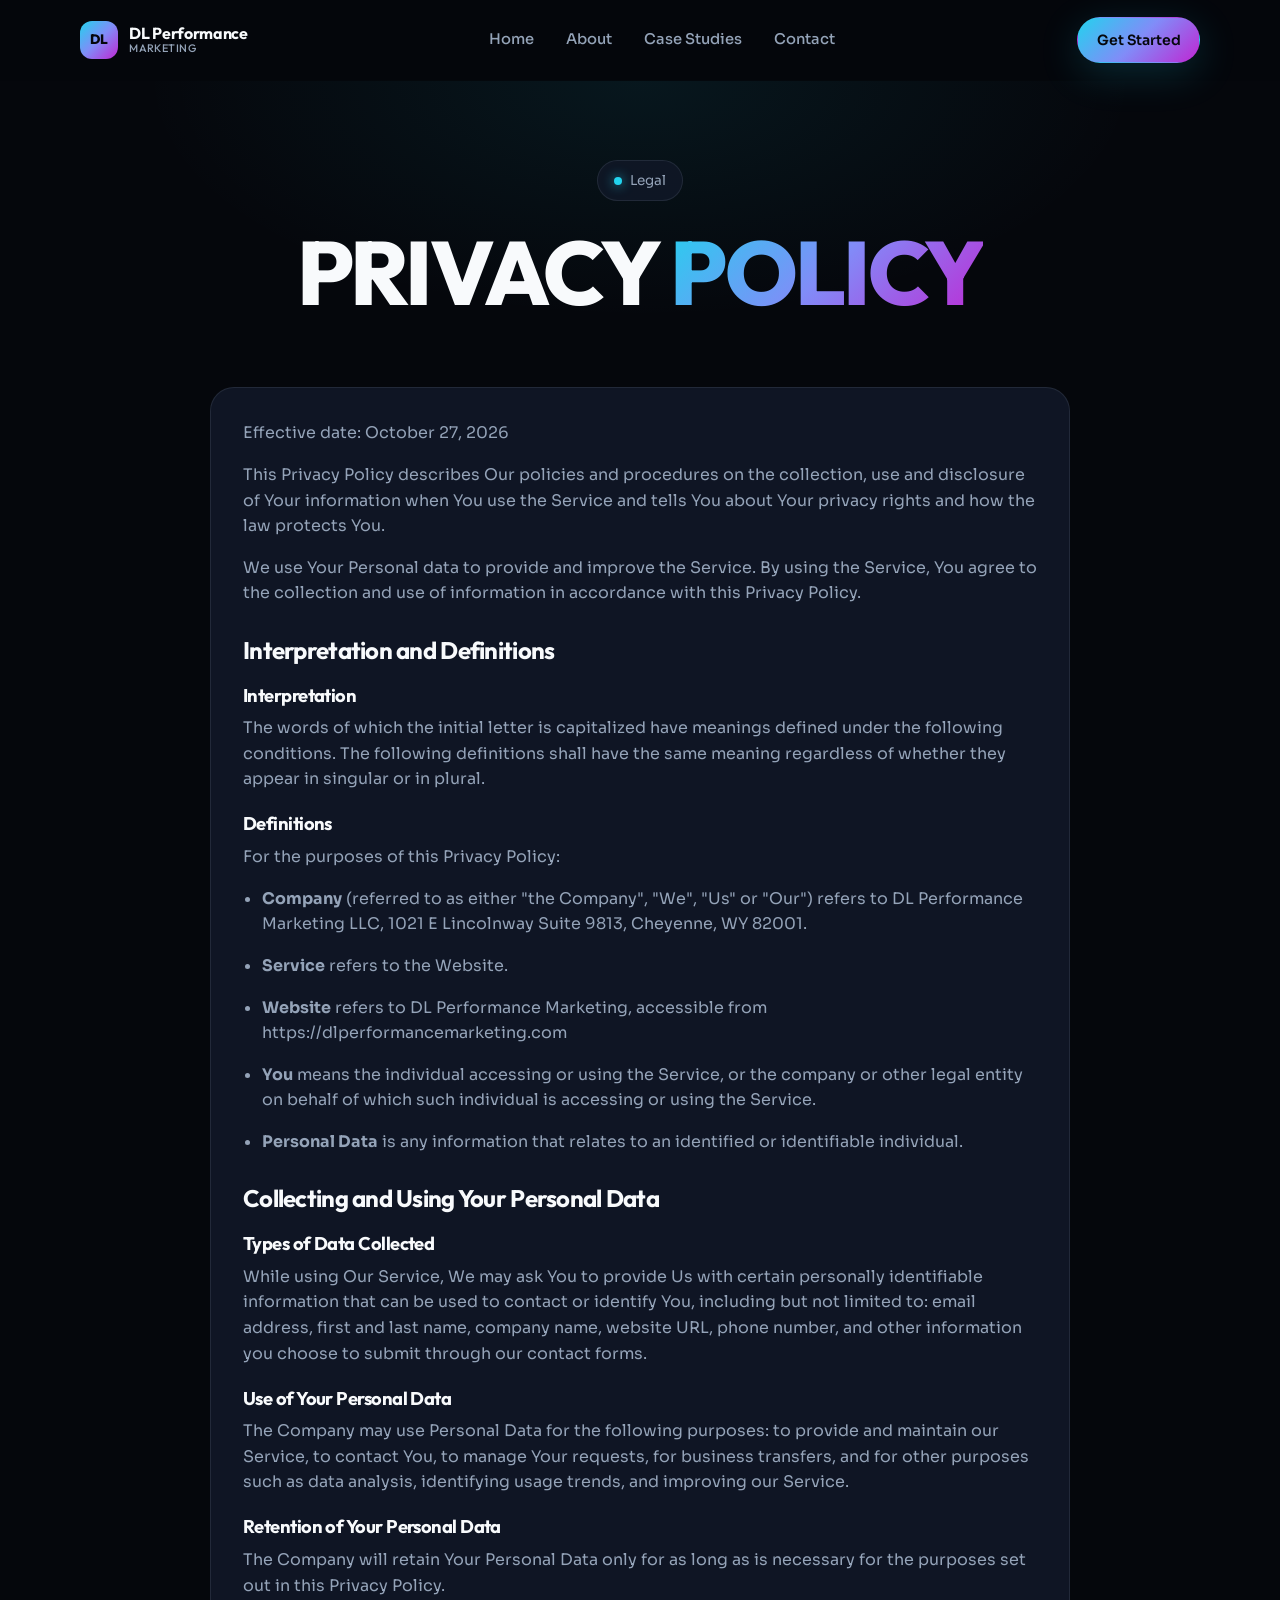
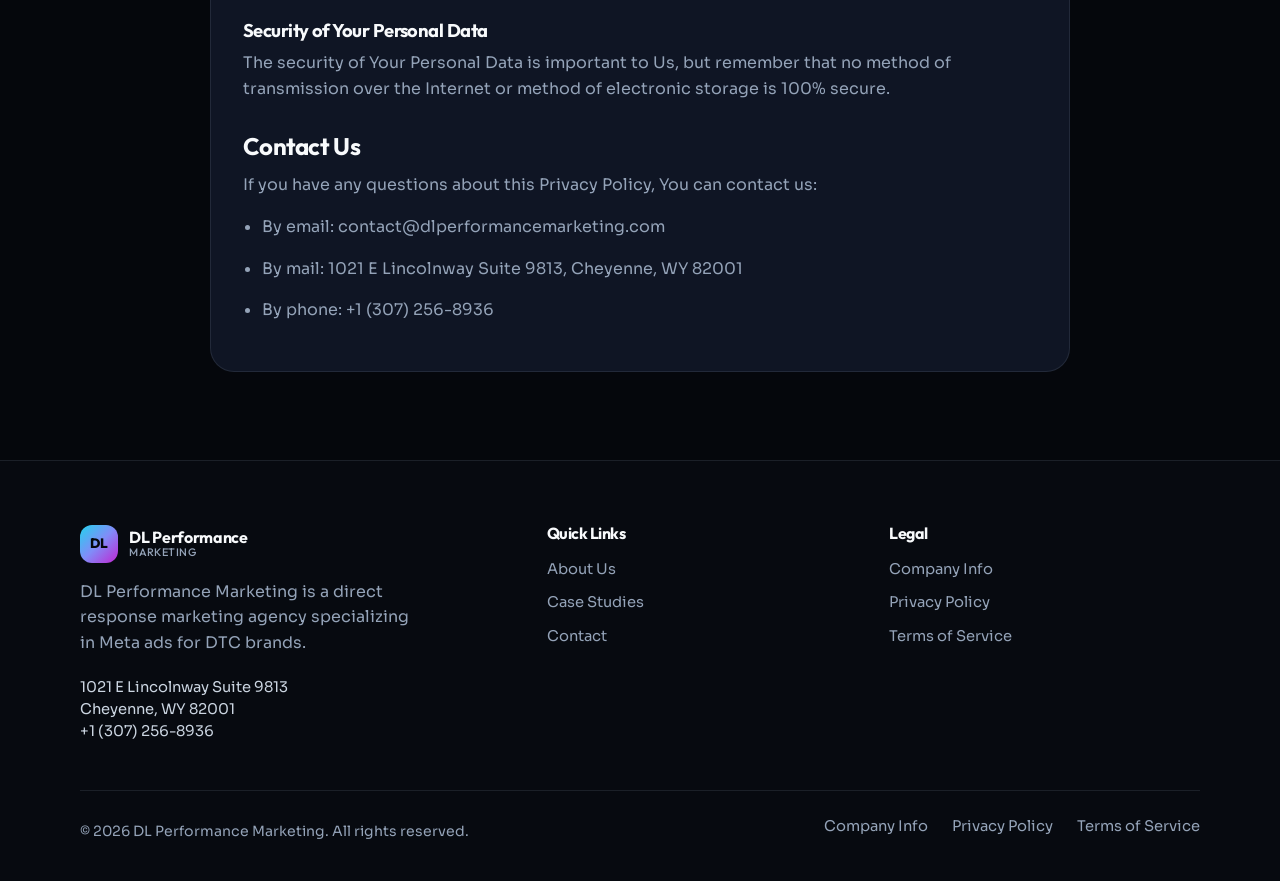
<file: legal/privacy-policy.html>
<!DOCTYPE html>
<html lang="en">
<head>
  <meta charset="UTF-8" />
  <meta name="viewport" content="width=device-width, initial-scale=1.0" />
  <title>Privacy Policy | DL Performance Marketing</title>
  <meta name="description" content="Privacy Policy for DL Performance Marketing." />
  <link rel="icon" href="/favicon.svg" type="image/svg+xml" />
  <link rel="stylesheet" href="/assets/css/styles.css" />
</head>
<body>
  <header class="site-header">
    <div class="container nav">
      <a class="logo" href="/">
        <span class="logo-mark">DL</span>
        <span class="logo-text">
          <strong>DL Performance</strong>
          <span>Marketing</span>
        </span>
      </a>
      <nav class="nav-links">
        <a href="/">Home</a>
        <a href="/about.html">About</a>
        <a href="/case-studies.html">Case Studies</a>
        <a href="/contact.html">Contact</a>
      </nav>
      <a class="btn btn-primary btn-sm nav-cta" href="/contact.html">Get Started</a>
      <button class="nav-toggle" aria-label="Open menu"><span></span></button>
    </div>
  </header>

  <main>
    <section class="page-hero">
      <div class="page-glow"></div>
      <div class="container page-hero-content">
        <div class="eyebrow"><span class="eyebrow-dot"></span> Legal</div>
        <h1>Privacy <span class="gradient-text">Policy</span></h1>
      </div>
    </section>

    <section class="section" style="padding-top:0;">
      <div class="container">
        <div class="legal-card">
          <p class="legal-meta">Effective date: October 27, 2026</p>
          <p>This Privacy Policy describes Our policies and procedures on the collection, use and disclosure of Your information when You use the Service and tells You about Your privacy rights and how the law protects You.</p>
          <p>We use Your Personal data to provide and improve the Service. By using the Service, You agree to the collection and use of information in accordance with this Privacy Policy.</p>

          <h2>Interpretation and Definitions</h2>
          <h3>Interpretation</h3>
          <p>The words of which the initial letter is capitalized have meanings defined under the following conditions. The following definitions shall have the same meaning regardless of whether they appear in singular or in plural.</p>

          <h3>Definitions</h3>
          <p>For the purposes of this Privacy Policy:</p>
          <ul>
            <li><strong>Company</strong> (referred to as either "the Company", "We", "Us" or "Our") refers to DL Performance Marketing LLC, 1021 E Lincolnway Suite 9813, Cheyenne, WY 82001.</li>
            <li><strong>Service</strong> refers to the Website.</li>
            <li><strong>Website</strong> refers to DL Performance Marketing, accessible from https://dlperformancemarketing.com</li>
            <li><strong>You</strong> means the individual accessing or using the Service, or the company or other legal entity on behalf of which such individual is accessing or using the Service.</li>
            <li><strong>Personal Data</strong> is any information that relates to an identified or identifiable individual.</li>
          </ul>

          <h2>Collecting and Using Your Personal Data</h2>
          <h3>Types of Data Collected</h3>
          <p>While using Our Service, We may ask You to provide Us with certain personally identifiable information that can be used to contact or identify You, including but not limited to: email address, first and last name, company name, website URL, phone number, and other information you choose to submit through our contact forms.</p>

          <h3>Use of Your Personal Data</h3>
          <p>The Company may use Personal Data for the following purposes: to provide and maintain our Service, to contact You, to manage Your requests, for business transfers, and for other purposes such as data analysis, identifying usage trends, and improving our Service.</p>

          <h3>Retention of Your Personal Data</h3>
          <p>The Company will retain Your Personal Data only for as long as is necessary for the purposes set out in this Privacy Policy.</p>

          <h3>Security of Your Personal Data</h3>
          <p>The security of Your Personal Data is important to Us, but remember that no method of transmission over the Internet or method of electronic storage is 100% secure.</p>

          <h2>Contact Us</h2>
          <p>If you have any questions about this Privacy Policy, You can contact us:</p>
          <ul>
            <li>By email: contact@dlperformancemarketing.com</li>
            <li>By mail: 1021 E Lincolnway Suite 9813, Cheyenne, WY 82001</li>
            <li>By phone: <a href="tel:+13072568936">+1 (307) 256-8936</a></li>
          </ul>
        </div>
      </div>
    </section>
  </main>

  <footer class="site-footer">
    <div class="container">
      <div class="footer-grid">
        <div class="footer-brand">
          <a class="logo" href="/">
            <span class="logo-mark">DL</span>
            <span class="logo-text">
              <strong>DL Performance</strong>
              <span>Marketing</span>
            </span>
          </a>
          <p>DL Performance Marketing is a direct response marketing agency specializing in Meta ads for DTC brands.</p>
          <p class="address">1021 E Lincolnway Suite 9813<br />Cheyenne, WY 82001<br /><a href="tel:+13072568936">+1 (307) 256-8936</a></p>
        </div>
        <div class="footer-col">
          <h4>Quick Links</h4>
          <a href="/about.html">About Us</a>
          <a href="/case-studies.html">Case Studies</a>
          <a href="/contact.html">Contact</a>
        </div>
        <div class="footer-col">
          <h4>Legal</h4>
          <a href="/legal/company-information.html">Company Info</a>
          <a href="/legal/privacy-policy.html">Privacy Policy</a>
          <a href="/legal/terms-and-conditions.html">Terms of Service</a>
        </div>
      </div>
      <div class="footer-bottom">
        <p>© <span id="year"></span> DL Performance Marketing. All rights reserved.</p>
        <div class="footer-bottom-links">
          <a href="/legal/company-information.html">Company Info</a>
          <a href="/legal/privacy-policy.html">Privacy Policy</a>
          <a href="/legal/terms-and-conditions.html">Terms of Service</a>
        </div>
      </div>
    </div>
  </footer>

  <script>
    document.getElementById("year").textContent = new Date().getFullYear();
  </script>
  <script src="/assets/js/main.js"></script>
</body>
</html>
</file>
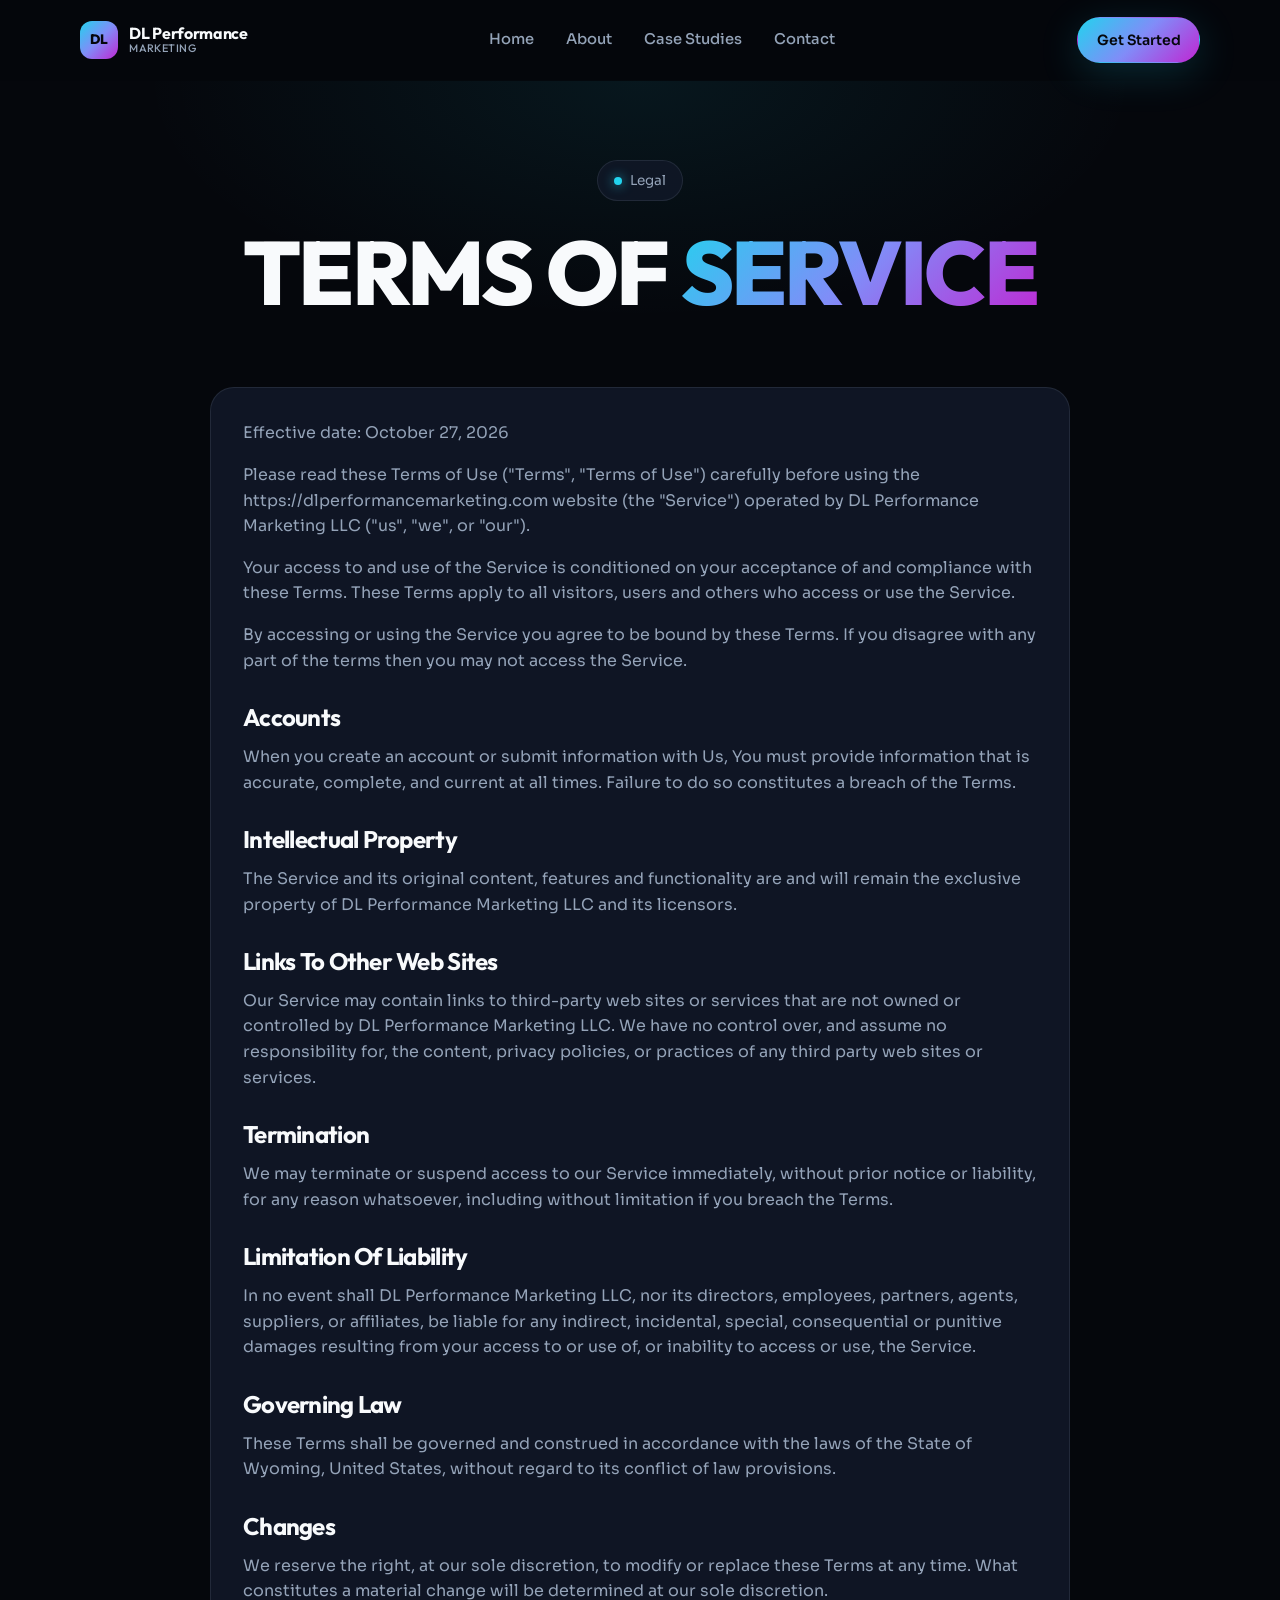
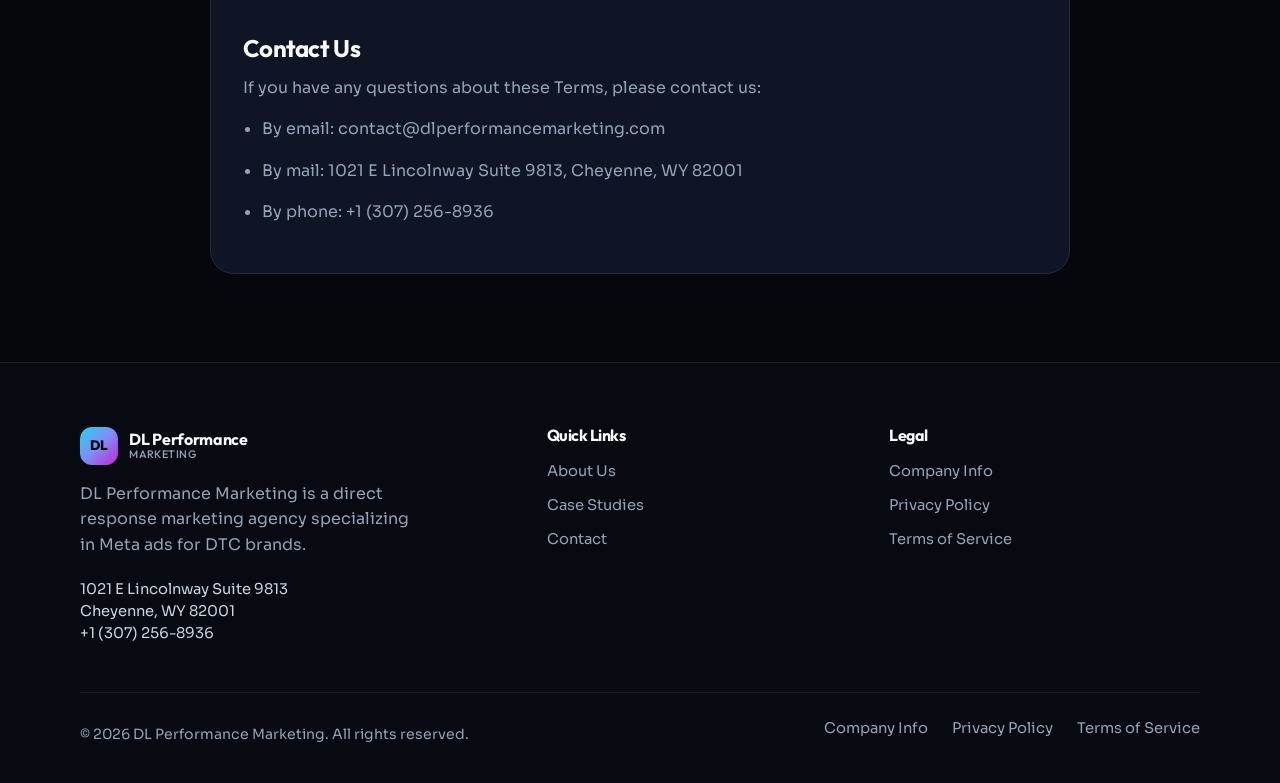
<file: legal/terms-and-conditions.html>
<!DOCTYPE html>
<html lang="en">
<head>
  <meta charset="UTF-8" />
  <meta name="viewport" content="width=device-width, initial-scale=1.0" />
  <title>Terms of Service | DL Performance Marketing</title>
  <meta name="description" content="Terms of Service for DL Performance Marketing." />
  <link rel="icon" href="/favicon.svg" type="image/svg+xml" />
  <link rel="stylesheet" href="/assets/css/styles.css" />
</head>
<body>
  <header class="site-header">
    <div class="container nav">
      <a class="logo" href="/">
        <span class="logo-mark">DL</span>
        <span class="logo-text">
          <strong>DL Performance</strong>
          <span>Marketing</span>
        </span>
      </a>
      <nav class="nav-links">
        <a href="/">Home</a>
        <a href="/about.html">About</a>
        <a href="/case-studies.html">Case Studies</a>
        <a href="/contact.html">Contact</a>
      </nav>
      <a class="btn btn-primary btn-sm nav-cta" href="/contact.html">Get Started</a>
      <button class="nav-toggle" aria-label="Open menu"><span></span></button>
    </div>
  </header>

  <main>
    <section class="page-hero">
      <div class="page-glow"></div>
      <div class="container page-hero-content">
        <div class="eyebrow"><span class="eyebrow-dot"></span> Legal</div>
        <h1>Terms of <span class="gradient-text">Service</span></h1>
      </div>
    </section>

    <section class="section" style="padding-top:0;">
      <div class="container">
        <div class="legal-card">
          <p class="legal-meta">Effective date: October 27, 2026</p>
          <p>Please read these Terms of Use ("Terms", "Terms of Use") carefully before using the https://dlperformancemarketing.com website (the "Service") operated by DL Performance Marketing LLC ("us", "we", or "our").</p>
          <p>Your access to and use of the Service is conditioned on your acceptance of and compliance with these Terms. These Terms apply to all visitors, users and others who access or use the Service.</p>
          <p>By accessing or using the Service you agree to be bound by these Terms. If you disagree with any part of the terms then you may not access the Service.</p>

          <h2>Accounts</h2>
          <p>When you create an account or submit information with Us, You must provide information that is accurate, complete, and current at all times. Failure to do so constitutes a breach of the Terms.</p>

          <h2>Intellectual Property</h2>
          <p>The Service and its original content, features and functionality are and will remain the exclusive property of DL Performance Marketing LLC and its licensors.</p>

          <h2>Links To Other Web Sites</h2>
          <p>Our Service may contain links to third-party web sites or services that are not owned or controlled by DL Performance Marketing LLC. We have no control over, and assume no responsibility for, the content, privacy policies, or practices of any third party web sites or services.</p>

          <h2>Termination</h2>
          <p>We may terminate or suspend access to our Service immediately, without prior notice or liability, for any reason whatsoever, including without limitation if you breach the Terms.</p>

          <h2>Limitation Of Liability</h2>
          <p>In no event shall DL Performance Marketing LLC, nor its directors, employees, partners, agents, suppliers, or affiliates, be liable for any indirect, incidental, special, consequential or punitive damages resulting from your access to or use of, or inability to access or use, the Service.</p>

          <h2>Governing Law</h2>
          <p>These Terms shall be governed and construed in accordance with the laws of the State of Wyoming, United States, without regard to its conflict of law provisions.</p>

          <h2>Changes</h2>
          <p>We reserve the right, at our sole discretion, to modify or replace these Terms at any time. What constitutes a material change will be determined at our sole discretion.</p>

          <h2>Contact Us</h2>
          <p>If you have any questions about these Terms, please contact us:</p>
          <ul>
            <li>By email: contact@dlperformancemarketing.com</li>
            <li>By mail: 1021 E Lincolnway Suite 9813, Cheyenne, WY 82001</li>
            <li>By phone: <a href="tel:+13072568936">+1 (307) 256-8936</a></li>
          </ul>
        </div>
      </div>
    </section>
  </main>

  <footer class="site-footer">
    <div class="container">
      <div class="footer-grid">
        <div class="footer-brand">
          <a class="logo" href="/">
            <span class="logo-mark">DL</span>
            <span class="logo-text">
              <strong>DL Performance</strong>
              <span>Marketing</span>
            </span>
          </a>
          <p>DL Performance Marketing is a direct response marketing agency specializing in Meta ads for DTC brands.</p>
          <p class="address">1021 E Lincolnway Suite 9813<br />Cheyenne, WY 82001<br /><a href="tel:+13072568936">+1 (307) 256-8936</a></p>
        </div>
        <div class="footer-col">
          <h4>Quick Links</h4>
          <a href="/about.html">About Us</a>
          <a href="/case-studies.html">Case Studies</a>
          <a href="/contact.html">Contact</a>
        </div>
        <div class="footer-col">
          <h4>Legal</h4>
          <a href="/legal/company-information.html">Company Info</a>
          <a href="/legal/privacy-policy.html">Privacy Policy</a>
          <a href="/legal/terms-and-conditions.html">Terms of Service</a>
        </div>
      </div>
      <div class="footer-bottom">
        <p>© <span id="year"></span> DL Performance Marketing. All rights reserved.</p>
        <div class="footer-bottom-links">
          <a href="/legal/company-information.html">Company Info</a>
          <a href="/legal/privacy-policy.html">Privacy Policy</a>
          <a href="/legal/terms-and-conditions.html">Terms of Service</a>
        </div>
      </div>
    </div>
  </footer>

  <script>
    document.getElementById("year").textContent = new Date().getFullYear();
  </script>
  <script src="/assets/js/main.js"></script>
</body>
</html>
</file>
<file: assets/css/styles.css>
@import url('https://fonts.googleapis.com/css2?family=Outfit:wght@400;500;600;700;800&family=Sora:wght@400;500;600;700&display=swap');

:root {
  --bg: #05070c;
  --bg-elevated: #0c111a;
  --card: #111827;
  --border: rgba(148, 163, 184, 0.14);
  --text: #f8fafc;
  --muted: #94a3b8;
  --primary: #22d3ee;
  --accent: #a855f7;
  --gradient: linear-gradient(135deg, #22d3ee 0%, #818cf8 50%, #c026d3 100%);
  --radius: 999px;
  --container: 1120px;
  --font-display: 'Outfit', sans-serif;
  --font-body: 'Sora', sans-serif;
}

*,
*::before,
*::after {
  box-sizing: border-box;
  margin: 0;
  padding: 0;
}

html {
  scroll-behavior: smooth;
}

body {
  font-family: var(--font-body);
  background: var(--bg);
  color: var(--text);
  line-height: 1.6;
  min-height: 100vh;
  overflow-x: hidden;
}

img {
  max-width: 100%;
  display: block;
}

a {
  color: inherit;
  text-decoration: none;
}

ul {
  list-style: none;
}

button,
input,
select,
textarea {
  font: inherit;
  color: inherit;
}

.container {
  width: min(100% - 2.5rem, var(--container));
  margin-inline: auto;
}

.gradient-text {
  background: var(--gradient);
  -webkit-background-clip: text;
  background-clip: text;
  color: transparent;
}

.site-header {
  position: fixed;
  inset: 0 0 auto;
  z-index: 100;
  backdrop-filter: blur(16px);
  background: rgba(5, 7, 12, 0.72);
  border-bottom: 1px solid transparent;
  transition: border-color 0.2s ease, background 0.2s ease;
}

.site-header.scrolled {
  border-bottom-color: var(--border);
  background: rgba(5, 7, 12, 0.9);
}

.nav {
  display: flex;
  align-items: center;
  justify-content: space-between;
  min-height: 80px;
  gap: 1.5rem;
}

.logo {
  display: inline-flex;
  align-items: center;
  gap: 0.7rem;
  font-family: var(--font-display);
  font-weight: 700;
  letter-spacing: -0.02em;
}

.logo-mark {
  width: 38px;
  height: 38px;
  border-radius: 12px;
  background: var(--gradient);
  display: grid;
  place-items: center;
  color: #05070c;
  font-weight: 800;
  font-size: 0.85rem;
}

.logo-text {
  display: flex;
  flex-direction: column;
  line-height: 1.1;
}

.logo-text strong {
  font-size: 1rem;
}

.logo-text span {
  font-size: 0.68rem;
  color: var(--muted);
  font-weight: 500;
  letter-spacing: 0.04em;
  text-transform: uppercase;
}

.nav-links {
  display: flex;
  align-items: center;
  gap: 2rem;
}

.nav-links a {
  color: var(--muted);
  font-size: 0.92rem;
  font-weight: 500;
  transition: color 0.2s ease;
}

.nav-links a:hover,
.nav-links a.active {
  color: var(--text);
}

.nav-toggle {
  display: none;
  width: 44px;
  height: 44px;
  border: 1px solid var(--border);
  border-radius: 12px;
  background: transparent;
  cursor: pointer;
  place-items: center;
}

.nav-toggle span {
  display: block;
  width: 18px;
  height: 2px;
  background: var(--text);
  position: relative;
}

.nav-toggle span::before,
.nav-toggle span::after {
  content: '';
  position: absolute;
  inset-inline: 0;
  height: 2px;
  background: var(--text);
}

.nav-toggle span::before {
  top: -6px;
}

.nav-toggle span::after {
  top: 6px;
}

.btn {
  display: inline-flex;
  align-items: center;
  justify-content: center;
  gap: 0.5rem;
  border-radius: var(--radius);
  padding: 0.85rem 1.4rem;
  font-weight: 600;
  font-size: 0.95rem;
  border: 1px solid transparent;
  cursor: pointer;
  transition: transform 0.2s ease, box-shadow 0.2s ease, background 0.2s ease, border-color 0.2s ease;
}

.btn:hover {
  transform: translateY(-1px);
}

.btn-primary {
  background: var(--gradient);
  color: #05070c;
  box-shadow: 0 10px 40px rgba(34, 211, 238, 0.18);
}

.btn-outline {
  background: transparent;
  border-color: rgba(248, 250, 252, 0.18);
  color: var(--text);
}

.btn-outline:hover {
  border-color: rgba(248, 250, 252, 0.4);
  background: rgba(255, 255, 255, 0.03);
}

.btn-lg {
  padding: 1rem 1.75rem;
  font-size: 1rem;
}

.btn-sm {
  padding: 0.7rem 1.15rem;
  font-size: 0.88rem;
}

main {
  padding-top: 80px;
}

.hero {
  position: relative;
  min-height: calc(100vh - 80px);
  display: grid;
  align-items: center;
  overflow: hidden;
  padding: 4rem 0 5rem;
}

.hero-bg,
.page-glow {
  position: absolute;
  inset: 0;
  pointer-events: none;
}

.hero-bg::before,
.page-glow::before {
  content: '';
  position: absolute;
  inset: 0;
  background: radial-gradient(ellipse at top, rgba(34, 211, 238, 0.08), transparent 55%);
}

.hero-bg::after {
  content: '';
  position: absolute;
  inset: 0;
  background:
    linear-gradient(rgba(30, 41, 59, 0.28) 1px, transparent 1px),
    linear-gradient(90deg, rgba(30, 41, 59, 0.28) 1px, transparent 1px);
  background-size: 60px 60px;
  mask-image: radial-gradient(ellipse at center, black 30%, transparent 72%);
}

.orb {
  position: absolute;
  border-radius: 50%;
  filter: blur(70px);
  opacity: 0.55;
}

.orb-1 {
  width: 520px;
  height: 520px;
  background: rgba(168, 85, 247, 0.16);
  top: 12%;
  right: -180px;
}

.orb-2 {
  width: 380px;
  height: 380px;
  background: rgba(34, 211, 238, 0.12);
  bottom: 0;
  left: -120px;
}

.hero-content,
.page-hero-content {
  position: relative;
  z-index: 1;
  text-align: center;
  max-width: 860px;
  margin-inline: auto;
}

.eyebrow {
  display: inline-flex;
  align-items: center;
  gap: 0.55rem;
  padding: 0.55rem 1rem;
  border-radius: var(--radius);
  background: rgba(17, 24, 39, 0.85);
  border: 1px solid var(--border);
  color: var(--muted);
  font-size: 0.85rem;
  margin-bottom: 1.5rem;
}

.eyebrow-dot {
  width: 8px;
  height: 8px;
  border-radius: 50%;
  background: var(--primary);
  box-shadow: 0 0 12px rgba(34, 211, 238, 0.8);
}

h1,
h2,
h3,
h4 {
  font-family: var(--font-display);
  line-height: 1.05;
  letter-spacing: -0.03em;
}

.hero h1,
.page-hero h1 {
  font-size: clamp(2.8rem, 8vw, 5.6rem);
  font-weight: 800;
  text-transform: uppercase;
  margin-bottom: 1.25rem;
}

.lead {
  color: var(--muted);
  font-size: clamp(1rem, 2vw, 1.2rem);
  max-width: 640px;
  margin: 0 auto 2rem;
}

.hero-actions {
  display: flex;
  flex-wrap: wrap;
  justify-content: center;
  gap: 1rem;
  margin-bottom: 3.5rem;
}

.stats {
  display: grid;
  grid-template-columns: repeat(3, minmax(0, 1fr));
  gap: 1rem;
  max-width: 780px;
  margin-inline: auto;
}

.stat-card {
  background: rgba(17, 24, 39, 0.72);
  border: 1px solid var(--border);
  border-radius: 22px;
  padding: 1.35rem 1rem;
}

.stat-card .value {
  font-family: var(--font-display);
  font-size: clamp(1.7rem, 4vw, 2.3rem);
  font-weight: 700;
  margin-bottom: 0.25rem;
}

.stat-card .label {
  color: var(--muted);
  font-size: 0.88rem;
}

.section {
  padding: 5.5rem 0;
  position: relative;
}

.section-header {
  text-align: center;
  max-width: 700px;
  margin: 0 auto 3rem;
}

.section-header h2 {
  font-size: clamp(2rem, 5vw, 3.4rem);
  text-transform: uppercase;
  margin-bottom: 1rem;
}

.section-header p {
  color: var(--muted);
}

.cards-3 {
  display: grid;
  grid-template-columns: repeat(3, minmax(0, 1fr));
  gap: 1.25rem;
}

.service-card,
.testimonial-card,
.case-card,
.info-card,
.value-card {
  background: linear-gradient(180deg, rgba(17, 24, 39, 0.95), rgba(12, 17, 26, 0.95));
  border: 1px solid var(--border);
  border-radius: 24px;
  padding: 1.75rem;
  transition: transform 0.25s ease, border-color 0.25s ease, box-shadow 0.25s ease;
}

.service-card:hover,
.case-card:hover,
.value-card:hover {
  transform: translateY(-4px);
  border-color: rgba(34, 211, 238, 0.35);
  box-shadow: 0 18px 50px rgba(0, 0, 0, 0.35);
}

.icon-badge {
  width: 48px;
  height: 48px;
  border-radius: 14px;
  display: grid;
  place-items: center;
  background: rgba(34, 211, 238, 0.1);
  color: var(--primary);
  margin-bottom: 1.2rem;
  font-size: 1.25rem;
}

.service-card h3,
.value-card h3,
.case-card h3 {
  font-size: 1.35rem;
  margin-bottom: 0.75rem;
}

.service-card p,
.value-card p,
.case-card p,
.testimonial-card p,
.info-card p {
  color: var(--muted);
  margin-bottom: 1rem;
}

.feature-list {
  display: grid;
  gap: 0.55rem;
}

.feature-list li {
  color: var(--muted);
  display: flex;
  align-items: center;
  gap: 0.55rem;
  font-size: 0.92rem;
}

.feature-list li::before {
  content: '';
  width: 7px;
  height: 7px;
  border-radius: 50%;
  background: var(--primary);
  flex-shrink: 0;
}

.metrics-grid {
  display: grid;
  grid-template-columns: repeat(4, minmax(0, 1fr));
  gap: 1rem;
}

.metric-card {
  text-align: center;
  padding: 2rem 1rem;
  border-radius: 24px;
  border: 1px solid var(--border);
  background: rgba(17, 24, 39, 0.7);
}

.metric-card .value {
  font-family: var(--font-display);
  font-size: clamp(2rem, 4vw, 2.8rem);
  font-weight: 800;
  background: var(--gradient);
  -webkit-background-clip: text;
  background-clip: text;
  color: transparent;
  margin-bottom: 0.35rem;
}

.metric-card .label {
  color: var(--muted);
  font-size: 0.9rem;
}

.testimonials {
  display: grid;
  grid-template-columns: repeat(3, minmax(0, 1fr));
  gap: 1.25rem;
}

.testimonial-card quote,
.testimonial-card p:first-child {
  font-size: 1rem;
  color: #cbd5e1;
  margin-bottom: 1.4rem;
}

.testimonial-author {
  display: flex;
  flex-direction: column;
  gap: 0.15rem;
}

.testimonial-author strong {
  font-size: 0.95rem;
}

.testimonial-author span {
  color: var(--muted);
  font-size: 0.82rem;
}

.cta-band {
  position: relative;
  overflow: hidden;
}

.cta-panel {
  position: relative;
  z-index: 1;
  text-align: center;
  padding: 4rem 2rem;
  border-radius: 28px;
  border: 1px solid var(--border);
  background:
    radial-gradient(circle at top right, rgba(168, 85, 247, 0.16), transparent 40%),
    radial-gradient(circle at bottom left, rgba(34, 211, 238, 0.12), transparent 35%),
    rgba(17, 24, 39, 0.9);
}

.cta-panel h2 {
  font-size: clamp(2rem, 5vw, 3.2rem);
  text-transform: uppercase;
  margin-bottom: 1rem;
}

.cta-panel p {
  color: var(--muted);
  max-width: 560px;
  margin: 0 auto 1.75rem;
}

.cta-note {
  margin-top: 1rem;
  color: var(--muted);
  font-size: 0.88rem;
}

.site-footer {
  border-top: 1px solid var(--border);
  padding: 4rem 0 2rem;
  background: #070a10;
}

.footer-grid {
  display: grid;
  grid-template-columns: 1.4fr 1fr 1fr;
  gap: 2rem;
  margin-bottom: 3rem;
}

.footer-brand p {
  color: var(--muted);
  margin-top: 1rem;
  max-width: 340px;
}

.footer-brand .address {
  margin-top: 1.25rem;
  color: #cbd5e1;
  font-size: 0.92rem;
  line-height: 1.5;
}

.address a,
.info-card .detail a,
.legal-card a {
  color: inherit;
  display: inline;
}

.address a:hover,
.info-card .detail a:hover,
.legal-card a:hover {
  color: var(--primary);
}

.footer-col h4 {
  font-size: 1rem;
  margin-bottom: 1rem;
}

.footer-col a,
.footer-bottom a {
  color: var(--muted);
  display: block;
  margin-bottom: 0.65rem;
  font-size: 0.92rem;
  transition: color 0.2s ease;
}

.footer-col a:hover,
.footer-bottom a:hover {
  color: var(--primary);
}

.footer-bottom {
  display: flex;
  justify-content: space-between;
  align-items: center;
  gap: 1rem;
  flex-wrap: wrap;
  padding-top: 1.5rem;
  border-top: 1px solid var(--border);
  color: var(--muted);
  font-size: 0.88rem;
}

.footer-bottom-links {
  display: flex;
  gap: 1.5rem;
  flex-wrap: wrap;
}

.page-hero {
  position: relative;
  padding: 5rem 0 3rem;
  overflow: hidden;
}

.page-hero .lead {
  margin-bottom: 0;
}

.cards-2 {
  display: grid;
  grid-template-columns: repeat(2, minmax(0, 1fr));
  gap: 1.25rem;
}

.cards-4 {
  display: grid;
  grid-template-columns: repeat(4, minmax(0, 1fr));
  gap: 1.25rem;
}

.case-grid {
  display: grid;
  grid-template-columns: repeat(3, minmax(0, 1fr));
  gap: 1.25rem;
}

.case-card .tag {
  display: inline-block;
  color: var(--primary);
  font-size: 0.8rem;
  font-weight: 600;
  letter-spacing: 0.04em;
  text-transform: uppercase;
  margin-bottom: 0.85rem;
}

.case-card .result {
  font-family: var(--font-display);
  font-size: 1.6rem;
  font-weight: 700;
  margin-bottom: 0.75rem;
}

.case-card .link {
  color: var(--primary);
  font-weight: 600;
  font-size: 0.92rem;
}

.contact-layout {
  display: grid;
  grid-template-columns: 0.9fr 1.1fr;
  gap: 1.5rem;
  align-items: start;
}

.contact-details {
  display: grid;
  gap: 1rem;
}

.info-card h3 {
  font-size: 1.1rem;
  margin-bottom: 0.35rem;
}

.info-card .detail {
  color: var(--text);
  font-weight: 600;
  margin-bottom: 0.35rem;
}

.form-card {
  background: rgba(17, 24, 39, 0.9);
  border: 1px solid var(--border);
  border-radius: 24px;
  padding: 1.75rem;
}

.form-grid {
  display: grid;
  grid-template-columns: 1fr 1fr;
  gap: 1rem;
}

.form-field {
  display: grid;
  gap: 0.45rem;
}

.form-field.full {
  grid-column: 1 / -1;
}

.form-field label {
  font-size: 0.88rem;
  color: #cbd5e1;
}

.form-field input,
.form-field select,
.form-field textarea {
  width: 100%;
  background: #0a0f18;
  border: 1px solid var(--border);
  border-radius: 14px;
  padding: 0.9rem 1rem;
  outline: none;
  transition: border-color 0.2s ease;
}

.form-field input:focus,
.form-field select:focus,
.form-field textarea:focus {
  border-color: rgba(34, 211, 238, 0.5);
}

.form-field textarea {
  min-height: 140px;
  resize: vertical;
}

.form-status {
  display: none;
  margin-top: 1rem;
  padding: 0.9rem 1rem;
  border-radius: 14px;
  background: rgba(34, 211, 238, 0.1);
  border: 1px solid rgba(34, 211, 238, 0.3);
  color: var(--primary);
  font-size: 0.92rem;
}

.form-status.show {
  display: block;
}

.faq-list {
  display: grid;
  gap: 1rem;
  max-width: 820px;
  margin-inline: auto;
}

.faq-item {
  border: 1px solid var(--border);
  border-radius: 18px;
  padding: 1.25rem 1.4rem;
  background: rgba(17, 24, 39, 0.7);
}

.faq-item h3 {
  font-size: 1.05rem;
  margin-bottom: 0.5rem;
}

.faq-item p {
  color: var(--muted);
}

.legal-card {
  background: rgba(17, 24, 39, 0.9);
  border: 1px solid var(--border);
  border-radius: 24px;
  padding: 2rem;
  max-width: 860px;
  margin-inline: auto;
}

.legal-card p,
.legal-card li {
  color: var(--muted);
  margin-bottom: 1rem;
}

.legal-card h2 {
  font-size: 1.5rem;
  margin: 2rem 0 0.85rem;
}

.legal-card h3 {
  font-size: 1.15rem;
  margin: 1.4rem 0 0.65rem;
}

.legal-card ul {
  padding-left: 1.2rem;
  margin-bottom: 1rem;
}

.legal-card li {
  list-style: disc;
}

.legal-meta {
  color: var(--muted);
  margin-bottom: 1.5rem;
}

.team-grid {
  display: grid;
  grid-template-columns: repeat(2, minmax(0, 1fr));
  gap: 1.25rem;
}

.team-card {
  border: 1px solid var(--border);
  border-radius: 24px;
  padding: 1.75rem;
  background: rgba(17, 24, 39, 0.8);
}

.team-card h3 {
  font-size: 1.3rem;
  margin-bottom: 0.25rem;
}

.team-card .role {
  color: var(--primary);
  font-size: 0.88rem;
  font-weight: 600;
  margin-bottom: 0.85rem;
}

.team-card p {
  color: var(--muted);
}

.story-block {
  max-width: 760px;
  margin: 0 auto 3rem;
  display: grid;
  gap: 1rem;
}

.story-block p {
  color: var(--muted);
  font-size: 1.05rem;
}

@media (max-width: 960px) {
  .cards-3,
  .testimonials,
  .case-grid,
  .metrics-grid,
  .cards-4,
  .footer-grid,
  .contact-layout {
    grid-template-columns: 1fr 1fr;
  }

  .metrics-grid {
    grid-template-columns: 1fr 1fr;
  }

  .footer-grid {
    grid-template-columns: 1fr 1fr;
  }

  .footer-brand {
    grid-column: 1 / -1;
  }
}

@media (max-width: 780px) {
  .nav-links,
  .nav-cta {
    display: none;
  }

  .nav-links.open {
    display: flex;
    position: absolute;
    top: 80px;
    left: 0;
    right: 0;
    flex-direction: column;
    gap: 0;
    background: rgba(5, 7, 12, 0.97);
    border-bottom: 1px solid var(--border);
    padding: 1rem 1.25rem 1.5rem;
  }

  .nav-links.open a {
    padding: 0.9rem 0;
    border-bottom: 1px solid var(--border);
  }

  .nav-toggle {
    display: grid;
  }

  .stats,
  .cards-3,
  .testimonials,
  .case-grid,
  .cards-2,
  .cards-4,
  .team-grid,
  .contact-layout,
  .footer-grid,
  .form-grid,
  .metrics-grid {
    grid-template-columns: 1fr;
  }

  .hero {
    min-height: auto;
    padding-top: 3rem;
  }

  .footer-bottom {
    flex-direction: column;
    align-items: flex-start;
  }
}
</file>
